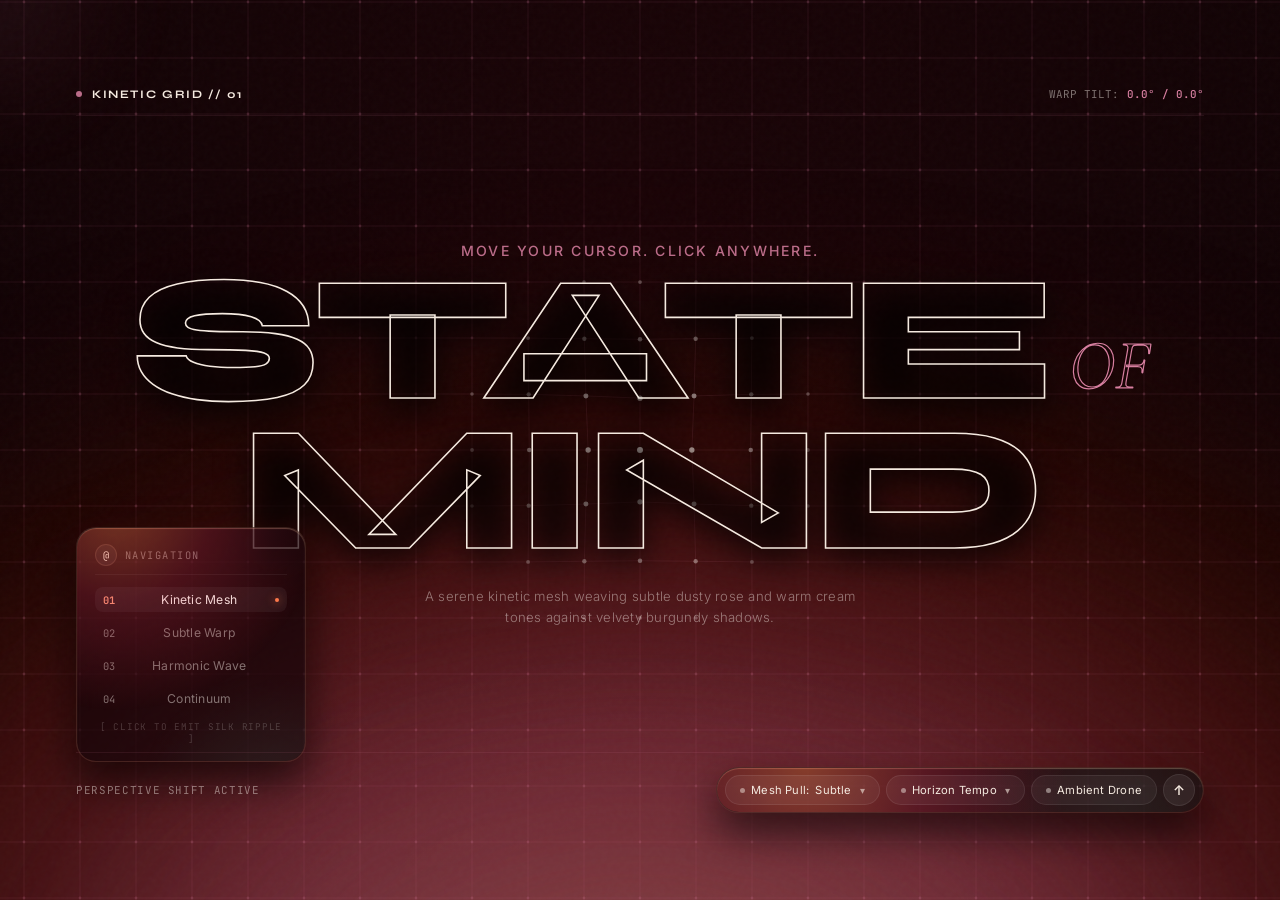
<file: index.html>
<!DOCTYPE html>
<html lang="en">
<head>
  <meta charset="UTF-8" />
  <meta name="viewport" content="width=device-width, initial-scale=1.0" />
  <title>State of Mind | Kinetic Grid</title>
  <link rel="preconnect" href="https://fonts.googleapis.com">
  <link rel="preconnect" href="https://fonts.gstatic.com" crossorigin>
  <!-- Ultra Bold Modern Grotesk & Editorial Fonts -->
  <link href="https://fonts.googleapis.com/css2?family=Cormorant+Garamond:ital,wght@1,400;1,600&family=Inter:wght@300;400;500;600&family=JetBrains+Mono:wght@400;500&family=Syne:wght@700;800;900&display=swap" rel="stylesheet">
  <link rel="stylesheet" href="style.css" />
</head>
<body>
  <!-- Animated Radial Breathing Gradient (Red & Crimson Shades) -->
  <div class="breathing-bg-container">
    <div class="void-base"></div>
    <div class="radial-breathing-arc arc-outer" id="arcOuter"></div>
    <div class="radial-breathing-arc arc-mid" id="arcMid"></div>
    <div class="radial-breathing-arc arc-core" id="arcCore"></div>
    <div class="subtle-grain"></div>
  </div>

  <!-- Interactive Kinetic Warping Grid (Canvas) -->
  <canvas id="kineticGridCanvas"></canvas>

  <!-- Cursor Light Halo -->
  <div class="cursor-glow" id="cursorGlow"></div>

  <!-- 3D Perspective Stage -->
  <main class="perspective-stage" id="stage">
    
    <!-- Editorial Layout Container with Smooth 3D Parallax Movement -->
    <div class="editorial-frame" id="editorialFrame">
      <div class="frame-content">
        
        <!-- Header -->
        <header class="editorial-header">
          <div class="brand-tag">
            <span class="status-pulse"></span>
            <span class="brand-title">KINETIC GRID // 01</span>
          </div>
          <div class="header-nav">
            <span class="meta-label">WARP TILT:</span>
            <span class="meta-val" id="coordsReadout">0.00° / 0.00°</span>
          </div>
        </header>

        <!-- Main Fat Bold Transparent Typography Section -->
        <section class="typography-hero">
          <p class="eyebrow-text">Move your cursor. Click anywhere.</p>
          
          <!-- Big, Fatter, Bolder, Clean Transparent Title -->
          <div class="title-group" id="titleGroup">
            <div class="title-row row-1">
              <span class="word-fat transparent-title">STATE</span>
              <span class="sub-particle">OF</span>
            </div>
            <div class="title-row row-2">
              <span class="word-fat transparent-title">MIND</span>
            </div>
          </div>

          <p class="manifesto-text">
            A serene kinetic mesh weaving subtle dusty rose and warm cream tones against velvety burgundy shadows.
          </p>
        </section>

        <!-- Red-Amber Glowing Frosted Glass Block (Navigation) -->
        <div class="glowing-glass-block catalog-block" id="catalogBlock">
          <div class="block-glow-accent"></div>
          <div class="catalog-header">
            <span class="block-icon">@</span>
            <span class="catalog-heading">Navigation</span>
          </div>
          <ul class="catalog-list">
            <li class="catalog-item active"><span class="num">01</span> <span class="txt">Kinetic Mesh</span><span class="indicator-dot"></span></li>
            <li class="catalog-item"><span class="num">02</span> <span class="txt">Subtle Warp</span><span class="indicator-dot"></span></li>
            <li class="catalog-item"><span class="num">03</span> <span class="txt">Harmonic Wave</span><span class="indicator-dot"></span></li>
            <li class="catalog-item"><span class="num">04</span> <span class="txt">Continuum</span><span class="indicator-dot"></span></li>
          </ul>
          <div class="block-hint">[ CLICK TO EMIT SILK RIPPLE ]</div>
        </div>

        <!-- Footer with Red-Amber Glowing Controls Block -->
        <footer class="editorial-footer">
          <div class="footer-note">
            <span>PERSPECTIVE SHIFT ACTIVE</span>
          </div>
          
          <!-- Red-Amber Glowing Frosted Controls Block -->
          <div class="glowing-glass-block controls-block">
            <div class="block-glow-accent"></div>
            <div class="interactive-controls">
              <button class="pill-btn" id="btnWarpForce">
                <span class="btn-dot"></span> Mesh Pull: <span id="warpModeLabel">Subtle</span> <span class="chevron">▾</span>
              </button>
              <button class="pill-btn" id="btnPulseTempo">
                <span class="btn-dot"></span> Horizon Tempo <span class="chevron">▾</span>
              </button>
              <button class="pill-btn" id="btnAudioMood">
                <span class="btn-dot"></span> Ambient Drone
              </button>
              <button class="pill-btn icon-only" id="btnShockwave" title="Trigger Shockwave">
                <span class="arrow-up">↑</span>
              </button>
            </div>
          </div>
        </footer>

      </div>
    </div>

  </main>

  <script src="app.js"></script>
</body>
</html>
</file>
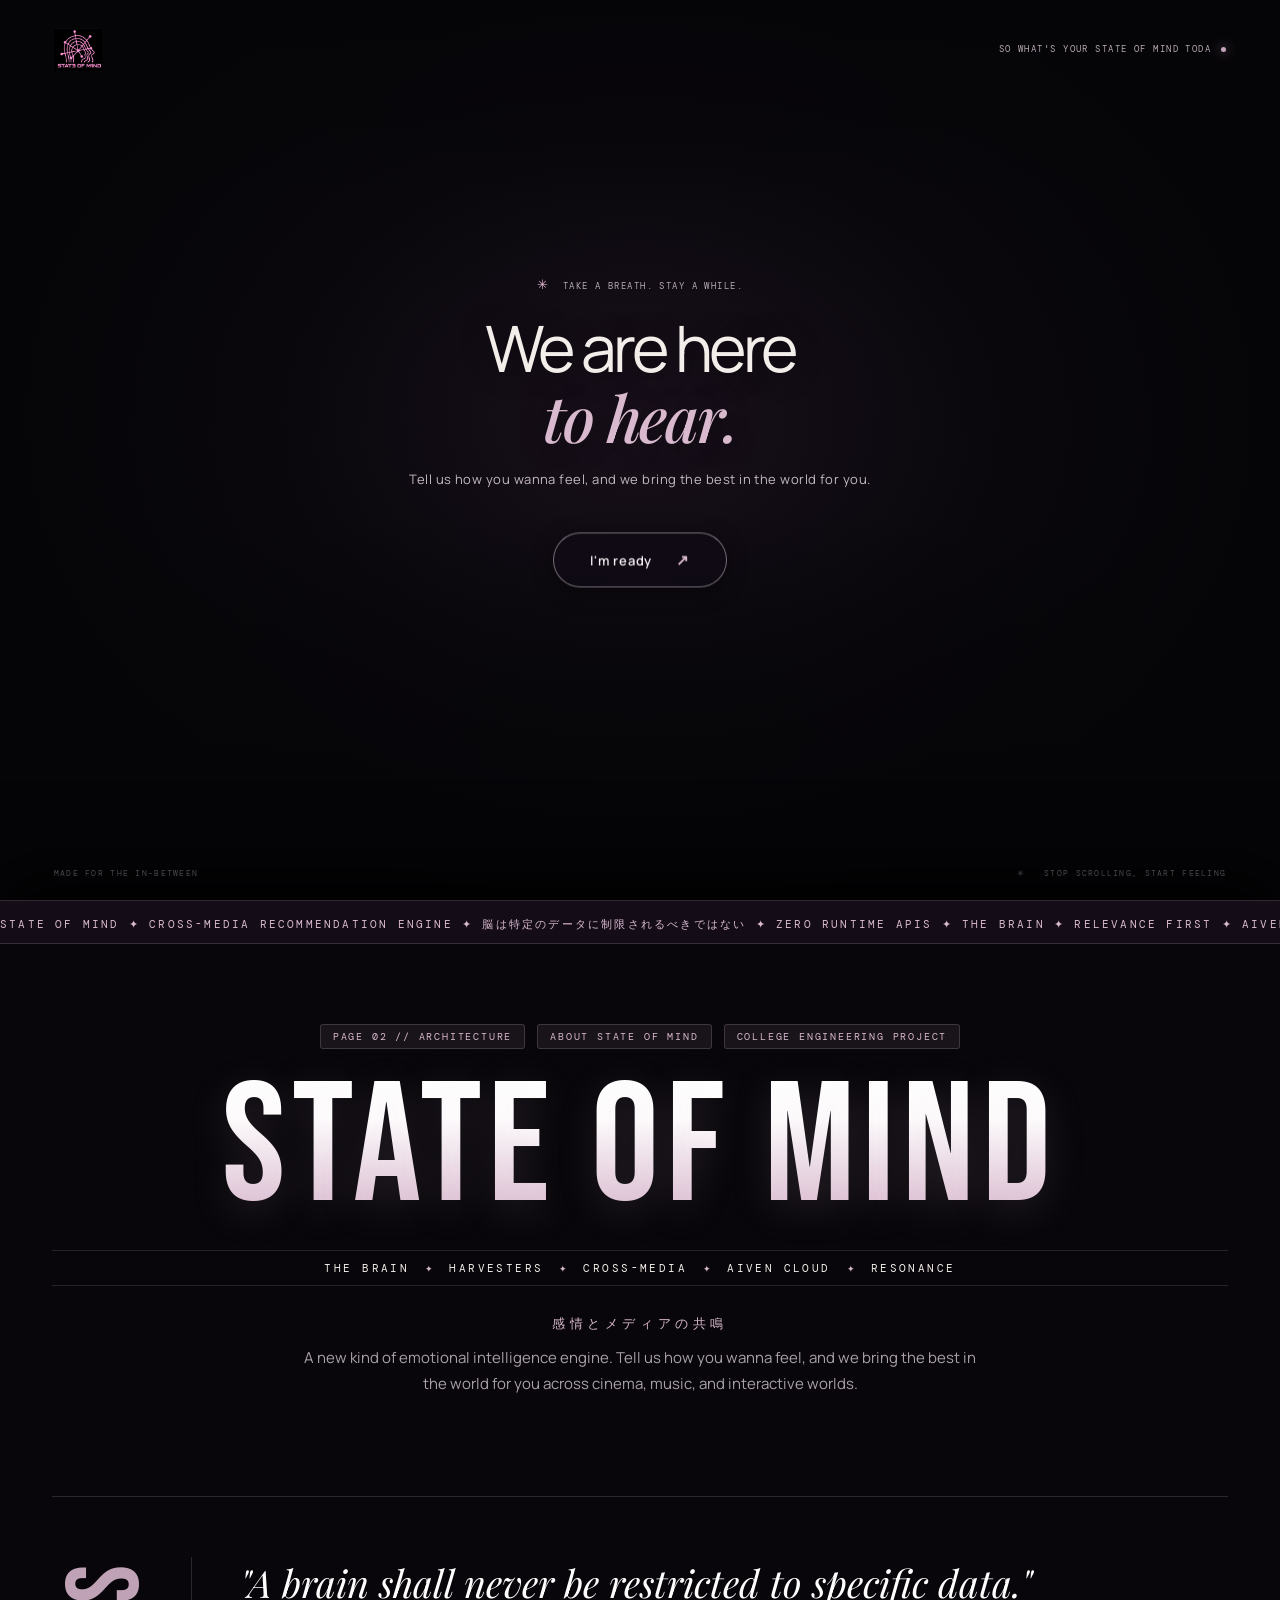
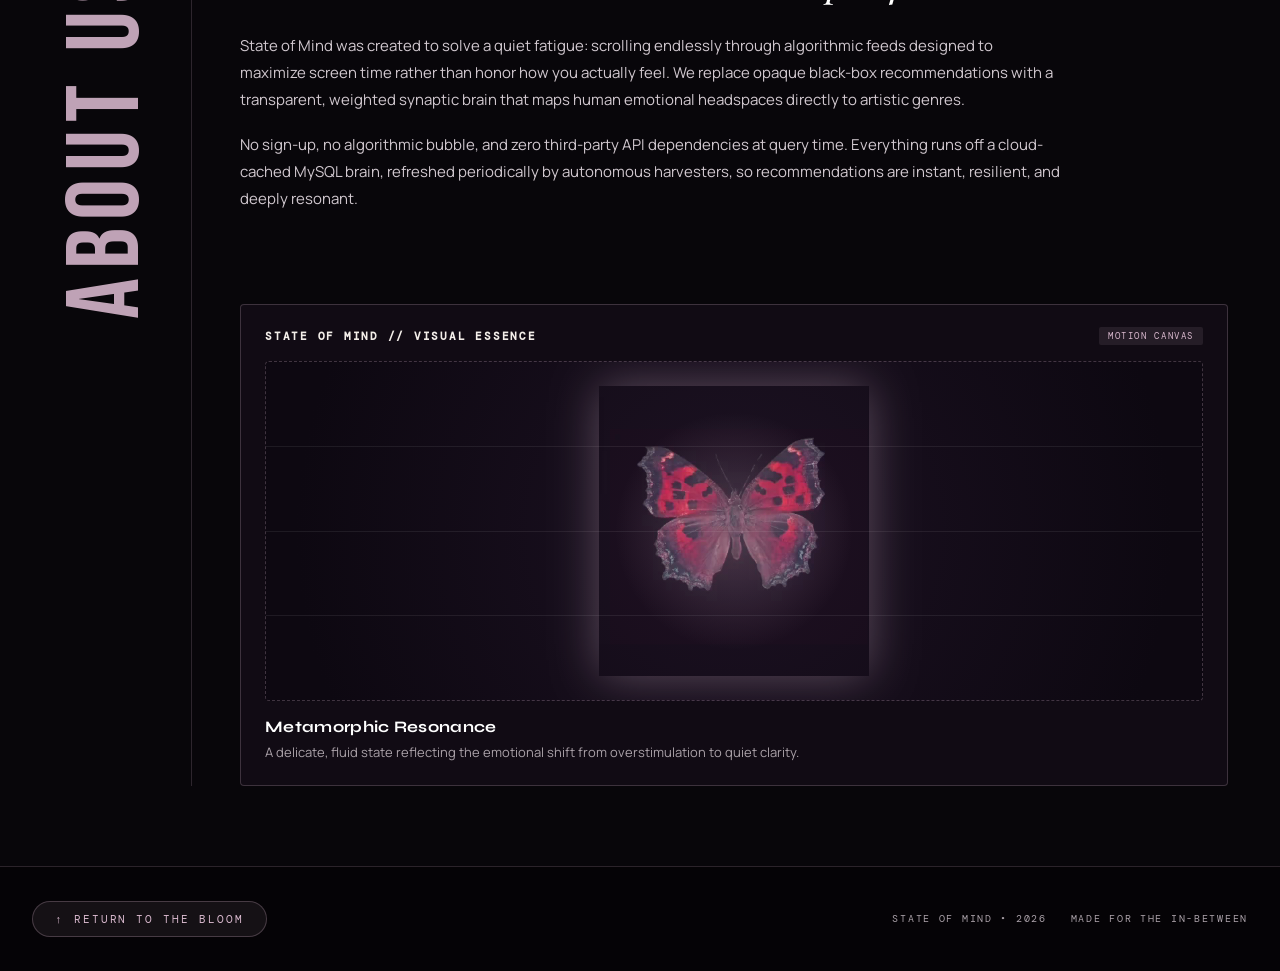
<file: frontend/index.html>
<!doctype html>
<html lang="en">
<head>
<meta charset="utf-8">
<meta name="viewport" content="width=device-width,initial-scale=1">
<meta name="theme-color" content="#050407">
<title>State of Mind — Find your feeling</title>
<link rel="preconnect" href="https://fonts.googleapis.com">
<link rel="preconnect" href="https://fonts.gstatic.com" crossorigin>
<link href="https://fonts.googleapis.com/css2?family=Bebas+Neue&family=DM+Mono:wght@400;500&family=Manrope:wght@300;400;500;600;700;800&family=Playfair+Display:ital,wght@0,500;0,600;1,500&family=Syne:wght@700;800;900&display=swap" rel="stylesheet">
<link rel="stylesheet" href="style.css">
</head>
<body>
<main class="stage" id="stage">
  <div class="ambient"></div>
  <video class="bloom" id="bloom" autoplay loop muted playsinline preload="auto" aria-label="Abstract digital flower blooming">
    <source src="assets/bloom.mp4" type="video/mp4">
  </video>
  <div class="shade"></div>
  <header class="topbar">
    <a class="wordmark" href="#" aria-label="State of Mind home"><img class="wordmark-logo" src="assets/state-of-mind-logo.png" alt=""></a>
    <span class="edition"><span class="edition-text" id="editionText">SO WHAT'S YOUR STATE OF MIND TODAY?</span><i></i></span>
  </header>

  <section class="intro" id="intro">
    <p class="eyebrow"><span class="tiny-star">✳</span> TAKE A BREATH. STAY A WHILE.</p>
    <h1>We are here <br><em>to hear.</em></h1>
    <p class="subline">Tell us how you wanna feel, and we bring the best in the world for you.</p>
    <button class="skip" id="skip">I'm ready <span>↗</span></button>
  </section>

  <section class="mood-area" id="moodArea" aria-hidden="true">
    <div class="mood-heading">
      <h2>We are here to hear.</h2>
      <p class="hint">Tell us how you wanna feel, and we bring the best in the world for you.</p>
    </div>
    <div class="moods" role="group" aria-label="Choose your mood">
      <button class="mood" data-mood="Happy/Excitement" data-display-name="Happy" style="--accent:#f0c3a9;--wash:rgba(240,195,169,.12)">
        <span class="number">01</span><span class="mood-symbol">☼</span><span class="mood-name">Happy</span><span class="mood-note">let it glow</span><span class="arrow">↗</span>
      </button>
      <button class="mood" data-mood="Calm/Serene" data-display-name="Calm" style="--accent:#b5d2c6;--wash:rgba(181,210,198,.12)">
        <span class="number">02</span><span class="mood-symbol">≈</span><span class="mood-name">Calm</span><span class="mood-note">stay in the quiet</span><span class="arrow">↗</span>
      </button>
      <button class="mood" data-mood="Sad/Melancholy" data-display-name="A little low" style="--accent:#b8c5e6;--wash:rgba(184,197,230,.12)">
        <span class="number">03</span><span class="mood-symbol">☾</span><span class="mood-name">A little low</span><span class="mood-note">feel it gently</span><span class="arrow">↗</span>
      </button>
      <button class="mood" data-mood="Anger/Rage" data-display-name="Frustrated" style="--accent:#e4a3a9;--wash:rgba(228,163,169,.12)">
        <span class="number">04</span><span class="mood-symbol">✳</span><span class="mood-name">Frustrated</span><span class="mood-note">let it move through</span><span class="arrow">↗</span>
      </button>
      <button class="mood" data-mood="Confusion/Anxiety" data-display-name="All over the place" style="--accent:#d2b8e5;--wash:rgba(210,184,229,.12)">
        <span class="number">05</span><span class="mood-symbol">⁕</span><span class="mood-name">All over the place</span><span class="mood-note">one thing at a time</span><span class="arrow">↗</span>
      </button>
    </div>
    <p class="footnote">YOUR MOOD IS A MOMENT, NOT YOUR WHOLE STORY.</p>
    <div class="scroll-prompt" id="scrollPrompt" role="button" tabindex="0" aria-label="Scroll to learn about State of Mind">
      <span class="scroll-prompt-text">OR SCROLL TO EXPLORE THE STORY</span>
      <span class="scroll-prompt-arrow">↓</span>
    </div>
  </section>

  <section class="response" id="response" aria-live="polite" aria-hidden="true">
    <button class="back" id="back" aria-label="Go back to mood selection">← all moods</button>
    <div class="response-header">
      <p class="eyebrow">YOUR MOMENT, YOUR WAY</p>
      <h2 id="responseTitle">A little space for you.</h2>
      <p id="responseCopy">A few things to meet you where you are.</p>
      <div class="response-line"><span class="response-dot"></span><span id="responseMood">MOOD SELECTED</span><span class="line"></span><span>STATE OF MIND</span></div>
    </div>
    <div class="recommendations-container" id="recommendationsContainer">
      <!-- Recommendations dynamically loaded here -->
    </div>
  </section>
  <div class="bottom-note"><span>MADE FOR THE IN-BETWEEN</span><span>✳ &nbsp; STOP SCROLLING, START FEELING</span></div>
</main>

<!-- Editorial About Section (Unfolds on scroll) -->
<article class="about-page" id="aboutPage" aria-label="About State of Mind">
  <!-- Top Running Marquee Ribbon -->
  <div class="editorial-ticker">
    <div class="ticker-track">
      <span>STATE OF MIND ✦ CROSS-MEDIA RECOMMENDATION ENGINE ✦ 脳は特定のデータに制限されるべきではない ✦ ZERO RUNTIME APIS ✦ THE BRAIN ✦ RELEVANCE FIRST ✦ AIVEN CLOUD ✦</span>
      <span>STATE OF MIND ✦ CROSS-MEDIA RECOMMENDATION ENGINE ✦ 脳は特定のデータに制限されるべきではない ✦ ZERO RUNTIME APIS ✦ THE BRAIN ✦ RELEVANCE FIRST ✦ AIVEN CLOUD ✦</span>
    </div>
  </div>

  <!-- Section 1: Hero Editorial Header -->
  <header class="about-hero-wrap">
    <div class="about-hero-meta reveal-on-scroll">
      <span class="mono-badge">PAGE 02 // ARCHITECTURE</span>
      <span class="mono-badge">ABOUT STATE OF MIND</span>
      <span class="mono-badge">COLLEGE ENGINEERING PROJECT</span>
    </div>

    <h1 class="about-giant-title reveal-on-scroll delay-1">STATE OF MIND</h1>

    <div class="about-ribbon reveal-on-scroll delay-2">
      <span class="ribbon-item">THE BRAIN</span><i>✦</i>
      <span class="ribbon-item">HARVESTERS</span><i>✦</i>
      <span class="ribbon-item">CROSS-MEDIA</span><i>✦</i>
      <span class="ribbon-item">AIVEN CLOUD</span><i>✦</i>
      <span class="ribbon-item">RESONANCE</span>
    </div>

    <div class="about-hero-subline reveal-on-scroll delay-3">
      <span class="kanji-accent">感情とメディアの共鳴</span>
      <p class="subline-text">
        A new kind of emotional intelligence engine. Tell us how you wanna feel, and we bring the best in the world for you across cinema, music, and interactive worlds.
      </p>
    </div>
  </header>

  <!-- Section 2: Narrative & Vertical "ABOUT US" Layout -->
  <section class="about-narrative-section">
    <div class="about-narrative-container">
      <!-- Giant Rotated Vertical Heading Column -->
      <div class="vertical-title-col reveal-on-scroll">
        <div class="vertical-text-wrap">
          <span class="vertical-title">ABOUT US</span>
        </div>
      </div>

      <!-- Narrative & Feature Slots Column -->
      <div class="narrative-content-col">
        <div class="narrative-copy-block">
          <p class="lead-quote reveal-on-scroll">
            "A brain shall never be restricted to specific data."
          </p>
          <p class="story-para reveal-on-scroll delay-1">
            State of Mind was created to solve a quiet fatigue: scrolling endlessly through algorithmic feeds designed to maximize screen time rather than honor how you actually feel. We replace opaque black-box recommendations with a transparent, weighted synaptic brain that maps human emotional headspaces directly to artistic genres.
          </p>
          <p class="story-para reveal-on-scroll delay-2">
            No sign-up, no algorithmic bubble, and zero third-party API dependencies at query time. Everything runs off a cloud-cached MySQL brain, refreshed periodically by autonomous harvesters, so recommendations are instant, resilient, and deeply resonant.
          </p>
        </div>

        <!-- Butterfly Animation Showcase (Spanning collective width of previous slots) -->
        <div class="butterfly-showcase-box reveal-on-scroll delay-3" aria-label="Butterfly motion canvas">
          <div class="butterfly-badge-bar">
            <span class="butterfly-tag-left">STATE OF MIND // VISUAL ESSENCE</span>
            <span class="butterfly-tag-right">MOTION CANVAS</span>
          </div>
          <div class="butterfly-canvas">
            <div class="butterfly-ambient-glow"></div>
            <video class="butterfly-video" autoplay loop muted playsinline preload="auto" aria-label="Butterfly animation">
              <source src="assets/butterfly.webm" type="video/webm">
            </video>
            <div class="butterfly-wireframe-lines">
              <span></span><span></span><span></span>
            </div>
          </div>
          <div class="butterfly-caption">
            <span class="butterfly-title">Metamorphic Resonance</span>
            <span class="butterfly-desc">A delicate, fluid state reflecting the emotional shift from overstimulation to quiet clarity.</span>
          </div>
        </div>
      </div>
    </div>
  </section>

  <!-- Editorial Footer & Back To Bloom -->
  <footer class="about-footer-block reveal-on-scroll">
    <div class="footer-inner">
      <a href="#stage" class="scroll-top-btn" id="scrollTopBtn">
        <span>↑</span> RETURN TO THE BLOOM
      </a>
      <div class="footer-meta-right">
        <span>STATE OF MIND • 2026</span>
        <span>MADE FOR THE IN-BETWEEN</span>
      </div>
    </div>
  </footer>
</article>
<script src="script.js"></script>
</body>
</html>
</file>
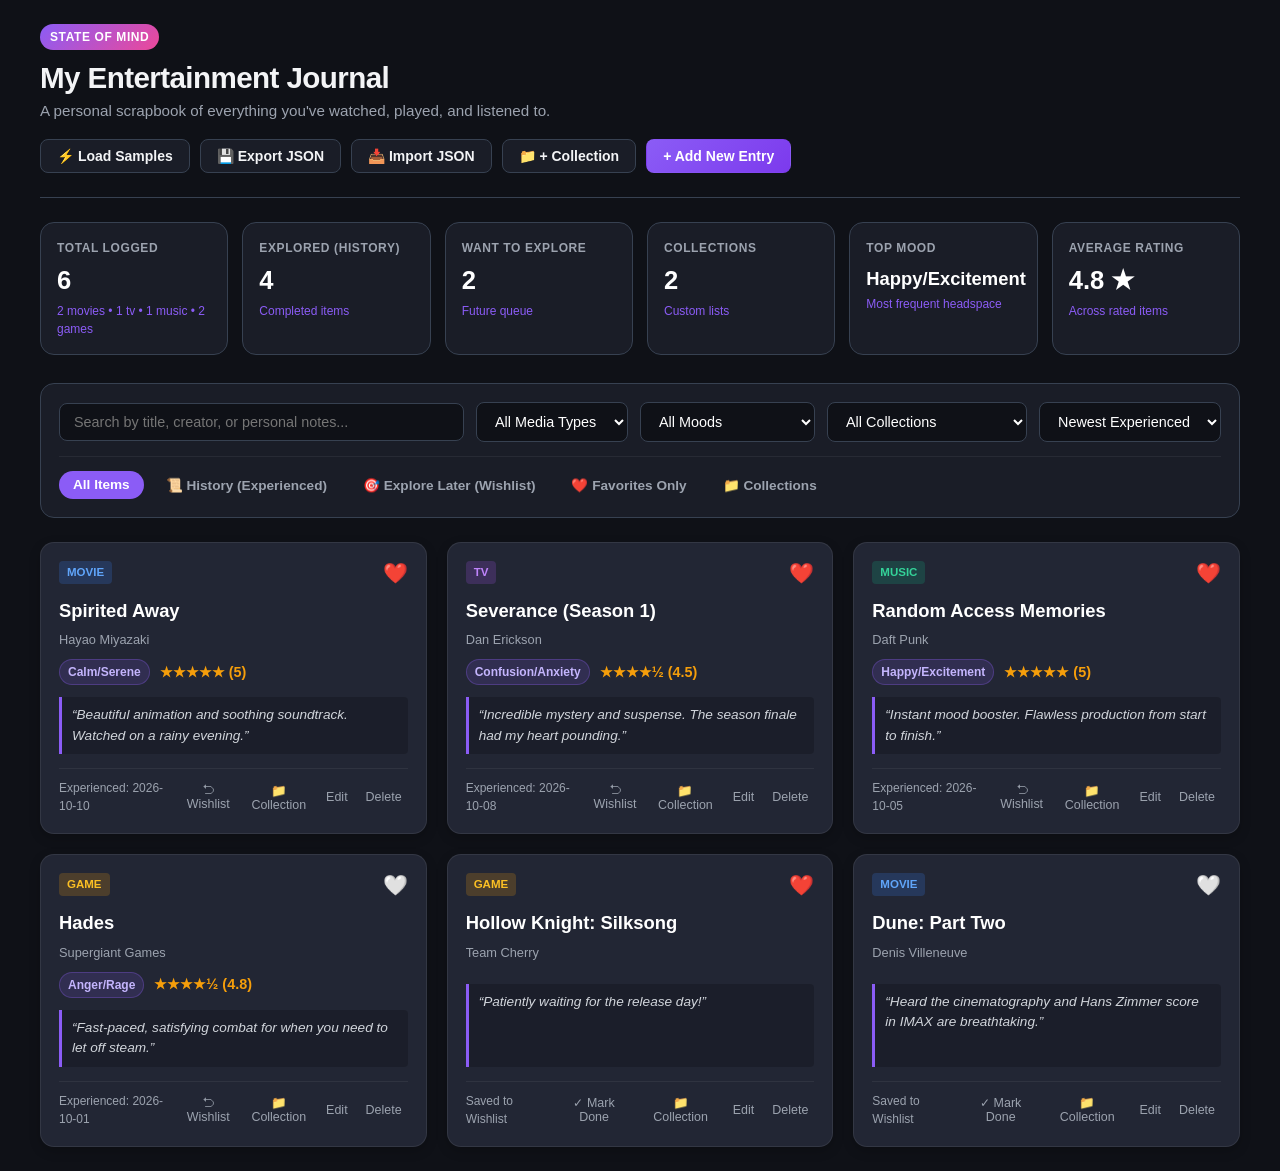
<file: journal/index.html>
<!DOCTYPE html>
<html lang="en">
<head>
  <meta charset="UTF-8" />
  <meta name="viewport" content="width=device-width, initial-scale=1.0" />
  <title>State of Mind — My Journal</title>
  <link rel="stylesheet" href="style.css" />
</head>
<body>
  <div class="app-container">
    <!-- Header -->
    <header class="app-header">
      <div class="header-title">
        <span class="brand-badge">State of Mind</span>
        <h1>My Entertainment Journal</h1>
        <p>A personal scrapbook of everything you've watched, played, and listened to.</p>
      </div>
      <div class="header-actions">
        <button id="btn-sample-data" class="btn btn-secondary">⚡ Load Samples</button>
        <button id="btn-export-json" class="btn btn-secondary">💾 Export JSON</button>
        <button id="btn-import-json" class="btn btn-secondary">📥 Import JSON</button>
        <button id="btn-new-collection" class="btn btn-secondary">📁 + Collection</button>
        <button id="btn-new-entry" class="btn btn-primary">+ Add New Entry</button>
      </div>
    </header>

    <!-- Hidden file input for import -->
    <input type="file" id="file-import-input" accept=".json" style="display: none;" />

    <!-- Stats Ribbon -->
    <section class="stats-grid">
      <div class="stat-card">
        <span class="stat-label">Total Logged</span>
        <span class="stat-value" id="stat-total">0</span>
        <span class="stat-subtext" id="stat-media-breakdown">0 movies • 0 music • 0 games</span>
      </div>
      <div class="stat-card">
        <span class="stat-label">Explored (History)</span>
        <span class="stat-value" id="stat-history">0</span>
        <span class="stat-subtext">Completed items</span>
      </div>
      <div class="stat-card">
        <span class="stat-label">Want to Explore</span>
        <span class="stat-value" id="stat-wishlist">0</span>
        <span class="stat-subtext">Future queue</span>
      </div>
      <div class="stat-card">
        <span class="stat-label">Collections</span>
        <span class="stat-value" id="stat-collections">0</span>
        <span class="stat-subtext">Custom lists</span>
      </div>
      <div class="stat-card">
        <span class="stat-label">Top Mood</span>
        <span class="stat-value" id="stat-top-mood" style="font-size: 1.15rem; margin-top: 8px;">—</span>
        <span class="stat-subtext">Most frequent headspace</span>
      </div>
      <div class="stat-card">
        <span class="stat-label">Average Rating</span>
        <span class="stat-value" id="stat-avg-rating">—</span>
        <span class="stat-subtext">Across rated items</span>
      </div>
    </section>

    <!-- Search & Filter Controls -->
    <section class="controls-card" id="controls-section">
      <div class="controls-row">
        <div class="search-input-wrapper">
          <input
            type="text"
            id="search-input"
            class="search-input"
            placeholder="Search by title, creator, or personal notes..."
          />
        </div>
        <select id="filter-media" class="filter-select">
          <option value="all">All Media Types</option>
          <option value="movie">Movies</option>
          <option value="tv">TV Shows</option>
          <option value="music">Music</option>
          <option value="game">Games</option>
        </select>
        <select id="filter-mood" class="filter-select">
          <option value="all">All Moods</option>
          <option value="Happy/Excitement">Happy / Excitement</option>
          <option value="Calm/Serene">Calm / Serene</option>
          <option value="Sad/Melancholy">Sad / Melancholy</option>
          <option value="Anger/Rage">Anger / Rage</option>
          <option value="Confusion/Anxiety">Confusion / Anxiety</option>
        </select>
        <select id="filter-collection" class="filter-select">
          <option value="all">All Collections</option>
        </select>
        <select id="filter-sort" class="filter-select">
          <option value="dateExperienced:desc">Newest Experienced</option>
          <option value="dateExperienced:asc">Oldest Experienced</option>
          <option value="rating:desc">Highest Rated</option>
          <option value="title:asc">Title (A-Z)</option>
          <option value="createdAt:desc">Recently Added</option>
        </select>
      </div>

      <!-- View Tabs -->
      <div class="tabs-bar">
        <button class="tab-btn active" data-status="all">All Items</button>
        <button class="tab-btn" data-status="experienced">📜 History (Experienced)</button>
        <button class="tab-btn" data-status="wishlist">🎯 Explore Later (Wishlist)</button>
        <button class="tab-btn" data-status="favorites">❤️ Favorites Only</button>
        <button class="tab-btn" data-status="collections">📁 Collections</button>
      </div>
    </section>

    <!-- Journal Cards Scrapbook Grid -->
    <main id="journal-grid" class="scrapbook-grid">
      <!-- Injected by JavaScript -->
    </main>
  </div>

  <!-- Add / Edit Entry Modal -->
  <div id="entry-modal" class="modal-overlay">
    <div class="modal-content">
      <div class="modal-header">
        <h2 id="modal-title">Record New Memory</h2>
        <button id="modal-close-btn" class="close-btn">&times;</button>
      </div>
      <form id="entry-form">
        <input type="hidden" id="entry-id" />

        <div class="form-group">
          <label for="form-title">Title *</label>
          <input type="text" id="form-title" class="form-control" required placeholder="e.g. Spirited Away, Elden Ring, Daft Punk" />
        </div>

        <div class="form-row">
          <div class="form-group">
            <label for="form-media-type">Media Type *</label>
            <select id="form-media-type" class="form-control" required>
              <option value="movie">Movie</option>
              <option value="tv">TV Show</option>
              <option value="music">Music</option>
              <option value="game">Game</option>
            </select>
          </div>
          <div class="form-group">
            <label for="form-status">Status</label>
            <select id="form-status" class="form-control">
              <option value="experienced">Experienced (Log to History)</option>
              <option value="wishlist">Want to Explore Later</option>
            </select>
          </div>
        </div>

        <div class="form-row">
          <div class="form-group">
            <label for="form-mood">Mood (Headspace)</label>
            <select id="form-mood" class="form-control">
              <option value="">No Mood Selected</option>
              <option value="Happy/Excitement">Happy / Excitement</option>
              <option value="Calm/Serene">Calm / Serene</option>
              <option value="Sad/Melancholy">Sad / Melancholy</option>
              <option value="Anger/Rage">Anger / Rage</option>
              <option value="Confusion/Anxiety">Confusion / Anxiety</option>
            </select>
          </div>
          <div class="form-group">
            <label for="form-rating">Rating (0 - 5 Stars)</label>
            <input type="number" id="form-rating" class="form-control" min="0" max="5" step="0.5" placeholder="e.g. 4.5" />
          </div>
        </div>

        <div class="form-row">
          <div class="form-group">
            <label for="form-date">Date Experienced</label>
            <input type="date" id="form-date" class="form-control" />
          </div>
          <div class="form-group">
            <label for="form-creator">Creator / Artist (Optional)</label>
            <input type="text" id="form-creator" class="form-control" placeholder="e.g. Director, Band, Developer" />
          </div>
        </div>

        <div class="form-group">
          <label for="form-notes">Personal Reflections & Notes</label>
          <textarea id="form-notes" class="form-control" placeholder="Write your thoughts, memorable scenes, lyrics, or reflections..."></textarea>
        </div>

        <div class="form-group">
          <label class="checkbox-label">
            <input type="checkbox" id="form-favorite" />
            <span>Mark as Favorite ❤️</span>
          </label>
        </div>

        <div class="form-group">
          <label>Assign to Custom Collections (Optional)</label>
          <div id="form-collections-list" class="checkbox-list">
            <!-- Injected dynamically -->
          </div>
        </div>

        <div class="modal-footer">
          <button type="button" id="btn-cancel-modal" class="btn btn-ghost">Cancel</button>
          <button type="submit" class="btn btn-primary">Save Entry</button>
        </div>
      </form>
    </div>
  </div>

  <!-- Create / Rename Collection Modal -->
  <div id="collection-modal" class="modal-overlay">
    <div class="modal-content">
      <div class="modal-header">
        <h2 id="collection-modal-title">Create New Collection</h2>
        <button id="collection-modal-close-btn" class="close-btn">&times;</button>
      </div>
      <form id="collection-form">
        <input type="hidden" id="collection-id" />

        <div class="form-group">
          <label for="collection-name">Collection Name *</label>
          <input type="text" id="collection-name" class="form-control" required placeholder="e.g. Spooky Night, Chill Sunday, Road Trip Beats" />
        </div>

        <div class="form-group">
          <label for="collection-description">Description (Optional)</label>
          <textarea id="collection-description" class="form-control" placeholder="What is the mood, theme, or intention for this collection?"></textarea>
        </div>

        <div class="modal-footer">
          <button type="button" id="btn-cancel-collection-modal" class="btn btn-ghost">Cancel</button>
          <button type="submit" class="btn btn-primary">Save Collection</button>
        </div>
      </form>
    </div>
  </div>

  <!-- Manage Item Collections Modal -->
  <div id="item-collections-modal" class="modal-overlay">
    <div class="modal-content">
      <div class="modal-header">
        <h2 id="item-collections-title">Manage Collections</h2>
        <button id="item-collections-close-btn" class="close-btn">&times;</button>
      </div>
      <form id="item-collections-form">
        <input type="hidden" id="target-item-id" />
        <p id="target-item-info" style="color: var(--text-muted); margin-bottom: 14px; font-size: 0.95rem;"></p>
        <div class="form-group">
          <label>Include in Collections:</label>
          <div id="item-collections-checklist" class="checkbox-list">
            <!-- Populated dynamically -->
          </div>
        </div>
        <div class="modal-footer">
          <button type="button" id="btn-cancel-item-collections" class="btn btn-ghost">Cancel</button>
          <button type="submit" class="btn btn-primary">Save Changes</button>
        </div>
      </form>
    </div>
  </div>

  <!-- Load Core Journal Service -->
  <script src="journal.js"></script>

  <!-- Harness Controller -->
  <script>
    (async function () {
      // --- LOADING OVERLAY (shown during async backend init/sync) ---
      const loadingOverlay = document.createElement('div');
      loadingOverlay.id = 'loading-overlay';
      loadingOverlay.innerHTML = '<div class="loading-spinner"><p>Connecting to your journal…</p></div>';
      loadingOverlay.style.cssText = [
        'position:fixed;inset:0;background:rgba(15,15,25,0.82);',
        'display:flex;align-items:center;justify-content:center;z-index:9999;',
        'color:#e2e8f0;font-size:1.1rem;letter-spacing:.03em;'
      ].join('');
      document.body.appendChild(loadingOverlay);

      // Initialize — awaiting so the grid renders AFTER sync completes
      try {
        await Journal.init({ seedIfEmpty: true });
      } catch (e) {
        console.warn('[UI] Journal init error (continuing in offline mode):', e);
      } finally {
        loadingOverlay.remove();
      }

      // State for search, filter & collections
      let currentFilterStatus = 'all'; // 'all', 'experienced', 'wishlist', 'favorites', 'collections'
      let activeCollectionId = null;

      // DOM Elements
      const grid = document.getElementById('journal-grid');
      const searchInput = document.getElementById('search-input');
      const filterMedia = document.getElementById('filter-media');
      const filterMood = document.getElementById('filter-mood');
      const filterCollection = document.getElementById('filter-collection');
      const filterSort = document.getElementById('filter-sort');
      const tabButtons = document.querySelectorAll('.tab-btn');
      const controlsSection = document.getElementById('controls-section');

      // Stats Elements
      const statTotal = document.getElementById('stat-total');
      const statMediaBreakdown = document.getElementById('stat-media-breakdown');
      const statHistory = document.getElementById('stat-history');
      const statWishlist = document.getElementById('stat-wishlist');
      const statCollections = document.getElementById('stat-collections');
      const statTopMood = document.getElementById('stat-top-mood');
      const statAvgRating = document.getElementById('stat-avg-rating');

      // Entry Modal Elements
      const modal = document.getElementById('entry-modal');
      const modalTitle = document.getElementById('modal-title');
      const entryForm = document.getElementById('entry-form');
      const entryId = document.getElementById('entry-id');
      const formTitle = document.getElementById('form-title');
      const formMediaType = document.getElementById('form-media-type');
      const formStatus = document.getElementById('form-status');
      const formMood = document.getElementById('form-mood');
      const formRating = document.getElementById('form-rating');
      const formDate = document.getElementById('form-date');
      const formCreator = document.getElementById('form-creator');
      const formNotes = document.getElementById('form-notes');
      const formFavorite = document.getElementById('form-favorite');
      const formCollectionsList = document.getElementById('form-collections-list');
      const btnNewEntry = document.getElementById('btn-new-entry');
      const btnCloseModal = document.getElementById('modal-close-btn');
      const btnCancelModal = document.getElementById('btn-cancel-modal');

      // Collection Modal Elements
      const collectionModal = document.getElementById('collection-modal');
      const collectionModalTitle = document.getElementById('collection-modal-title');
      const collectionForm = document.getElementById('collection-form');
      const collectionId = document.getElementById('collection-id');
      const collectionName = document.getElementById('collection-name');
      const collectionDescription = document.getElementById('collection-description');
      const btnNewCollection = document.getElementById('btn-new-collection');
      const btnCloseColModal = document.getElementById('collection-modal-close-btn');
      const btnCancelColModal = document.getElementById('btn-cancel-collection-modal');

      // Item Collections Modal Elements
      const itemColsModal = document.getElementById('item-collections-modal');
      const itemColsForm = document.getElementById('item-collections-form');
      const targetItemId = document.getElementById('target-item-id');
      const targetItemInfo = document.getElementById('target-item-info');
      const itemColsChecklist = document.getElementById('item-collections-checklist');
      const btnCloseItemCols = document.getElementById('item-collections-close-btn');
      const btnCancelItemCols = document.getElementById('btn-cancel-item-collections');

      // Quick Action Buttons
      const btnSampleData = document.getElementById('btn-sample-data');
      const btnExport = document.getElementById('btn-export-json');
      const btnImport = document.getElementById('btn-import-json');
      const fileImportInput = document.getElementById('file-import-input');

      // --- RENDER FUNCTIONS ---
      function updateStats() {
        const stats = Journal.getStats();
        statTotal.textContent = stats.total;
        statHistory.textContent = stats.experiencedCount;
        statWishlist.textContent = stats.wishlistCount;
        statCollections.textContent = stats.collectionsCount || 0;
        statTopMood.textContent = stats.topMood || 'None yet';
        statAvgRating.textContent = stats.averageRating ? `${stats.averageRating} ★` : '—';
        statMediaBreakdown.textContent = `${stats.byMediaType.movie} movies • ${stats.byMediaType.tv} tv • ${stats.byMediaType.music} music • ${stats.byMediaType.game} games`;
      }

      function updateCollectionFilterDropdown() {
        const currentVal = filterCollection.value;
        const collections = Journal.getAllCollections();
        filterCollection.innerHTML = '<option value="all">All Collections</option>';
        collections.forEach((col) => {
          const opt = document.createElement('option');
          opt.value = col.id;
          opt.textContent = `📁 ${col.name} (${col.itemIds.length})`;
          filterCollection.appendChild(opt);
        });
        if (collections.some((c) => c.id === currentVal)) {
          filterCollection.value = currentVal;
        } else {
          filterCollection.value = 'all';
        }
      }

      function renderEntries() {
        updateCollectionFilterDropdown();

        if (currentFilterStatus === 'collections') {
          controlsSection.style.display = 'none';
          if (activeCollectionId) {
            renderCollectionDetail(activeCollectionId);
          } else {
            renderCollectionsList();
          }
          return;
        }

        controlsSection.style.display = 'block';

        const [sortBy, sortOrder] = filterSort.value.split(':');
        const criteria = {
          query: searchInput.value,
          mediaType: filterMedia.value,
          mood: filterMood.value,
          sortBy,
          sortOrder
        };

        if (currentFilterStatus === 'favorites') {
          criteria.isFavorite = true;
        } else if (currentFilterStatus !== 'all') {
          criteria.status = currentFilterStatus;
        }

        let entries = Journal.filterEntries(criteria);

        // Filter by selected collection if specified
        if (filterCollection.value !== 'all') {
          const selectedCol = Journal.getCollection(filterCollection.value);
          if (selectedCol) {
            entries = entries.filter((item) => selectedCol.itemIds.includes(item.id));
          }
        }

        grid.innerHTML = '';

        if (entries.length === 0) {
          grid.innerHTML = `
            <div class="empty-state">
              <h3>No journal entries found</h3>
              <p>Try adjusting your search filters or click "+ Add New Entry" to log a memory!</p>
            </div>
          `;
          return;
        }

        renderCardsIntoGrid(entries, false);
      }

      function renderCardsIntoGrid(entries, isInCollectionDetail = false) {
        grid.innerHTML = '';
        entries.forEach((item) => {
          const card = document.createElement('article');
          card.className = 'journal-card';

          const creatorText = item.metadata && item.metadata.creator ? item.metadata.creator : '';
          const moodBadge = item.mood ? `<span class="mood-badge">${item.mood}</span>` : '';
          const stars = item.rating
            ? `<span class="rating-stars">${'★'.repeat(Math.floor(item.rating))}${item.rating % 1 !== 0 ? '½' : ''} (${item.rating})</span>`
            : '';
          const notesBlock = item.notes ? `<div class="card-notes">“${escapeHtml(item.notes)}”</div>` : '';
          const dateLabel = item.dateExperienced ? `Experienced: ${item.dateExperienced}` : 'Saved to Wishlist';

          // Collections chips
          const itemCols = Journal.getCollectionsForItem(item.id);
          const colsHtml = itemCols.length > 0
            ? `<div class="card-collections">${itemCols.map((c) => `<span class="collection-chip">📁 ${escapeHtml(c.name)}</span>`).join('')}</div>`
            : '';

          const collectionActionBtn = isInCollectionDetail
            ? `<button class="card-action-btn delete" data-action="remove-from-active-collection" data-id="${item.id}" title="Remove from this collection">⨉ Remove</button>`
            : `<button class="card-action-btn" data-action="manage-item-collections" data-id="${item.id}">📁 Collection</button>`;

          card.innerHTML = `
            <div class="card-top">
              <span class="media-tag ${item.mediaType}">${item.mediaType}</span>
              <button class="fav-btn ${item.isFavorite ? 'is-fav' : ''}" data-id="${item.id}" title="Toggle Favorite">
                ${item.isFavorite ? '❤️' : '🤍'}
              </button>
            </div>
            <h3 class="card-title">${escapeHtml(item.title)}</h3>
            ${creatorText ? `<div class="card-creator">${escapeHtml(creatorText)}</div>` : ''}
            <div class="card-mood-rating">
              ${moodBadge}
              ${stars}
            </div>
            ${colsHtml}
            ${notesBlock}
            <div class="card-footer">
              <span>${dateLabel}</span>
              <div class="card-actions">
                <button class="card-action-btn" data-action="toggle-status" data-id="${item.id}">
                  ${item.status === 'wishlist' ? '✓ Mark Done' : '⮌ Wishlist'}
                </button>
                ${collectionActionBtn}
                <button class="card-action-btn" data-action="edit" data-id="${item.id}">Edit</button>
                <button class="card-action-btn delete" data-action="delete" data-id="${item.id}">Delete</button>
              </div>
            </div>
          `;
          grid.appendChild(card);
        });
      }

      function renderCollectionsList() {
        const collections = Journal.getAllCollections();
        grid.innerHTML = '';

        const header = document.createElement('div');
        header.className = 'collections-header-bar';
        header.style.gridColumn = '1 / -1';
        header.innerHTML = `
          <div class="collections-header-info">
            <h2>📁 Custom Collections (${collections.length})</h2>
            <p>Curate themed scrapbooks across Movies, TV Shows, Music, and Games.</p>
          </div>
          <div class="collections-header-actions">
            <button class="btn btn-primary" id="btn-create-col-inline">+ Create Collection</button>
          </div>
        `;
        grid.appendChild(header);

        document.getElementById('btn-create-col-inline').addEventListener('click', () => openCollectionModal());

        if (collections.length === 0) {
          const empty = document.createElement('div');
          empty.className = 'empty-state';
          empty.innerHTML = `
            <h3>No Custom Collections Yet</h3>
            <p>Create custom themed collections (e.g. "Spooky Night Marathon", "Chill Beats", "Favorite Sci-Fi") to organize your entertainment!</p>
          `;
          grid.appendChild(empty);
          return;
        }

        collections.forEach((col) => {
          const colItems = Journal.getCollectionItems(col.id);
          const mediaCounts = { movie: 0, tv: 0, music: 0, game: 0 };
          colItems.forEach((i) => {
            if (mediaCounts[i.mediaType] !== undefined) mediaCounts[i.mediaType]++;
          });

          const breakdown = [];
          if (mediaCounts.movie) breakdown.push(`${mediaCounts.movie} movie${mediaCounts.movie > 1 ? 's' : ''}`);
          if (mediaCounts.tv) breakdown.push(`${mediaCounts.tv} TV`);
          if (mediaCounts.music) breakdown.push(`${mediaCounts.music} music`);
          if (mediaCounts.game) breakdown.push(`${mediaCounts.game} game${mediaCounts.game > 1 ? 's' : ''}`);
          const breakdownText = breakdown.length > 0 ? breakdown.join(' • ') : 'Empty collection';

          const card = document.createElement('article');
          card.className = 'collection-card';
          card.innerHTML = `
            <div>
              <div class="collection-card-top">
                <span class="media-tag" style="background: rgba(139, 92, 246, 0.2); color: #c4b5fd;">COLLECTION</span>
                <span class="collection-count-badge">${col.itemIds.length} item${col.itemIds.length === 1 ? '' : 's'}</span>
              </div>
              <h3 class="collection-card-title">${escapeHtml(col.name)}</h3>
              <p class="collection-card-desc">${escapeHtml(col.description || 'No description provided.')}</p>
              <div style="font-size: 0.8rem; color: var(--text-muted); margin-bottom: 14px;">${breakdownText}</div>
            </div>
            <div class="collection-card-footer">
              <button class="btn btn-primary" style="padding: 6px 14px; font-size: 0.85rem;" data-action="open-collection" data-col-id="${col.id}">📂 Open Collection</button>
              <div class="collection-card-actions">
                <button class="card-action-btn" data-action="rename-collection" data-col-id="${col.id}">Rename</button>
                <button class="card-action-btn delete" data-action="delete-collection" data-col-id="${col.id}">Delete</button>
              </div>
            </div>
          `;
          grid.appendChild(card);
        });
      }

      function renderCollectionDetail(colId) {
        const col = Journal.getCollection(colId);
        if (!col) {
          activeCollectionId = null;
          renderCollectionsList();
          return;
        }

        const items = Journal.getCollectionItems(colId);
        grid.innerHTML = '';

        const header = document.createElement('div');
        header.className = 'collections-header-bar';
        header.style.gridColumn = '1 / -1';
        header.innerHTML = `
          <div class="collections-header-info">
            <h2>
              <button class="btn btn-ghost" id="btn-back-collections" style="padding: 4px 10px; font-size: 0.85rem;">← Back</button>
              <span>📁 ${escapeHtml(col.name)}</span>
              <span class="collection-count-badge">${items.length} item${items.length === 1 ? '' : 's'}</span>
            </h2>
            <p>${escapeHtml(col.description || 'Custom collection')}</p>
          </div>
          <div class="collections-header-actions">
            <button class="btn btn-secondary" id="btn-rename-active-col">✏️ Rename</button>
            <button class="btn btn-secondary delete" id="btn-delete-active-col">🗑️ Delete</button>
          </div>
        `;
        grid.appendChild(header);

        document.getElementById('btn-back-collections').addEventListener('click', () => {
          activeCollectionId = null;
          renderCollectionsList();
        });

        document.getElementById('btn-rename-active-col').addEventListener('click', () => {
          openCollectionModal(col);
        });

        document.getElementById('btn-delete-active-col').addEventListener('click', async () => {
          if (confirm(`Delete the collection "${col.name}"? (Entries in your journal will remain intact)`)) {
            await Journal.deleteCollection(col.id);
            activeCollectionId = null;
            renderCollectionsList();
          }
        });

        if (items.length === 0) {
          const empty = document.createElement('div');
          empty.className = 'empty-state';
          empty.innerHTML = `
            <h3>This collection has no items yet</h3>
            <p>Browse your entries in "All Items", "History", or "Explore Later" and click "📁 Collection" on any card to add items here!</p>
          `;
          grid.appendChild(empty);
          return;
        }

        renderCardsIntoGrid(items, true);
      }

      function escapeHtml(str) {
        if (!str) return '';
        return str.replace(/[&<>"']/g, function (m) {
          return { '&': '&amp;', '<': '&lt;', '>': '&gt;', '"': '&quot;', "'": '&#39;' }[m];
        });
      }

      // --- ENTRY MODAL CONTROLS ---
      function openModal(entryToEdit = null) {
        entryForm.reset();
        const allCollections = Journal.getAllCollections();
        formCollectionsList.innerHTML = '';

        if (allCollections.length === 0) {
          formCollectionsList.innerHTML = '<span style="color: var(--text-muted); font-size: 0.85rem;">No collections created yet.</span>';
        } else {
          const assignedColIds = entryToEdit ? Journal.getCollectionsForItem(entryToEdit.id).map((c) => c.id) : [];
          allCollections.forEach((col) => {
            const label = document.createElement('label');
            label.className = 'checkbox-item';
            const isChecked = assignedColIds.includes(col.id) ? 'checked' : '';
            label.innerHTML = `
              <input type="checkbox" name="entry-collections" value="${col.id}" ${isChecked} />
              <span>📁 ${escapeHtml(col.name)}</span>
            `;
            formCollectionsList.appendChild(label);
          });
        }

        if (entryToEdit) {
          modalTitle.textContent = 'Edit Journal Entry';
          entryId.value = entryToEdit.id;
          formTitle.value = entryToEdit.title;
          formMediaType.value = entryToEdit.mediaType;
          formStatus.value = entryToEdit.status;
          formMood.value = entryToEdit.mood || '';
          formRating.value = entryToEdit.rating || '';
          formDate.value = entryToEdit.dateExperienced || '';
          formCreator.value = (entryToEdit.metadata && entryToEdit.metadata.creator) || '';
          formNotes.value = entryToEdit.notes || '';
          formFavorite.checked = Boolean(entryToEdit.isFavorite);
        } else {
          modalTitle.textContent = 'Record New Memory';
          entryId.value = '';
          formDate.value = new Date().toISOString().split('T')[0];
          formStatus.value = 'experienced';
        }
        modal.classList.add('open');
      }

      function closeModal() {
        modal.classList.remove('open');
      }

      // --- COLLECTION MODAL CONTROLS ---
      function openCollectionModal(colToEdit = null) {
        collectionForm.reset();
        if (colToEdit) {
          collectionModalTitle.textContent = 'Rename Collection';
          collectionId.value = colToEdit.id;
          collectionName.value = colToEdit.name;
          collectionDescription.value = colToEdit.description || '';
        } else {
          collectionModalTitle.textContent = 'Create New Collection';
          collectionId.value = '';
        }
        collectionModal.classList.add('open');
      }

      function closeCollectionModal() {
        collectionModal.classList.remove('open');
      }

      // --- ITEM COLLECTIONS MODAL CONTROLS ---
      function openItemCollectionsModal(itemId) {
        const item = Journal.getEntry(itemId);
        if (!item) return;

        targetItemId.value = item.id;
        targetItemInfo.textContent = `Assign "${item.title}" (${item.mediaType}) to your collections:`;

        const allCols = Journal.getAllCollections();
        const itemCols = Journal.getCollectionsForItem(item.id).map((c) => c.id);
        itemColsChecklist.innerHTML = '';

        if (allCols.length === 0) {
          itemColsChecklist.innerHTML = `
            <div style="color: var(--text-muted); font-size: 0.85rem;">
              No collections found. Click below to create your first collection!
            </div>
          `;
        } else {
          allCols.forEach((col) => {
            const isChecked = itemCols.includes(col.id);
            const label = document.createElement('label');
            label.className = 'checkbox-item';
            label.innerHTML = `
              <input type="checkbox" name="item-col" value="${col.id}" ${isChecked ? 'checked' : ''} />
              <span>📁 ${escapeHtml(col.name)} (${col.itemIds.length} items)</span>
            `;
            itemColsChecklist.appendChild(label);
          });
        }

        itemColsModal.classList.add('open');
      }

      function closeItemCollectionsModal() {
        itemColsModal.classList.remove('open');
      }

      // --- EVENT HANDLERS ---
      entryForm.addEventListener('submit', async (e) => {
        e.preventDefault();
        const submitBtn = entryForm.querySelector('[type="submit"]');
        submitBtn.disabled = true;
        submitBtn.textContent = 'Saving…';

        const data = {
          title: formTitle.value,
          mediaType: formMediaType.value,
          status: formStatus.value,
          mood: formMood.value || null,
          rating: formRating.value ? Number(formRating.value) : null,
          dateExperienced: formDate.value || null,
          notes: formNotes.value,
          isFavorite: formFavorite.checked,
          metadata: {
            creator: formCreator.value.trim()
          }
        };

        let savedEntry;
        try {
          if (entryId.value) {
            savedEntry = await Journal.updateEntry(entryId.value, data);
          } else {
            savedEntry = await Journal.createEntry(data);
          }

          // Save collection assignments after entry is persisted
          const selectedColBoxes = formCollectionsList.querySelectorAll('input[name="entry-collections"]:checked');
          const selectedColIds = Array.from(selectedColBoxes).map((b) => b.value);
          await Journal.setCollectionsForItem(savedEntry.id, selectedColIds);

          closeModal();
        } catch (err) {
          alert('Could not save entry: ' + err.message);
        } finally {
          submitBtn.disabled = false;
          submitBtn.textContent = 'Save Entry';
        }
      });

      collectionForm.addEventListener('submit', async (e) => {
        e.preventDefault();
        const submitBtn = collectionForm.querySelector('[type="submit"]');
        submitBtn.disabled = true;
        submitBtn.textContent = 'Saving…';

        const nameVal = collectionName.value.trim();
        const descVal = collectionDescription.value.trim();

        try {
          if (collectionId.value) {
            await Journal.updateCollection(collectionId.value, { name: nameVal, description: descVal });
          } else {
            await Journal.createCollection({ name: nameVal, description: descVal });
          }
          closeCollectionModal();
        } catch (err) {
          alert('Error: ' + err.message);
        } finally {
          submitBtn.disabled = false;
          submitBtn.textContent = 'Save Collection';
        }
      });

      itemColsForm.addEventListener('submit', async (e) => {
        e.preventDefault();
        const id = targetItemId.value;
        const checkedBoxes = itemColsChecklist.querySelectorAll('input[name="item-col"]:checked');
        const targetIds = Array.from(checkedBoxes).map((cb) => cb.value);

        try {
          await Journal.setCollectionsForItem(id, targetIds);
          closeItemCollectionsModal();
        } catch (err) {
          alert('Error updating collections: ' + err.message);
        }
      });

      // Card action delegation
      grid.addEventListener('click', async (e) => {
        const favBtn = e.target.closest('.fav-btn');
        if (favBtn) {
          const id = favBtn.dataset.id;
          try {
            await Journal.toggleFavorite(id);
          } catch (err) {
            alert('Error updating favorite: ' + err.message);
          }
          return;
        }

        const actionBtn = e.target.closest('[data-action]');
        if (!actionBtn) return;

        const id = actionBtn.dataset.id;
        const colId = actionBtn.dataset.colId;
        const action = actionBtn.dataset.action;

        try {
          if (action === 'delete') {
            if (confirm('Delete this journal entry?')) {
              await Journal.deleteEntry(id);
            }
          } else if (action === 'edit') {
            const item = Journal.getEntry(id);
            if (item) openModal(item);
          } else if (action === 'toggle-status') {
            await Journal.toggleStatus(id);
          } else if (action === 'manage-item-collections') {
            openItemCollectionsModal(id);
          } else if (action === 'open-collection') {
            activeCollectionId = colId;
            renderCollectionDetail(colId);
          } else if (action === 'rename-collection') {
            const col = Journal.getCollection(colId);
            if (col) openCollectionModal(col);
          } else if (action === 'delete-collection') {
            const col = Journal.getCollection(colId);
            if (col && confirm(`Delete collection "${col.name}"? (Entries in your journal will remain intact)`)) {
              await Journal.deleteCollection(colId);
            }
          } else if (action === 'remove-from-active-collection') {
            if (activeCollectionId && id) {
              await Journal.removeItemFromCollection(activeCollectionId, id);
            }
          }
        } catch (err) {
          alert('Action error: ' + err.message);
        }
      });

      // Search and Filter Listeners
      searchInput.addEventListener('input', renderEntries);
      filterMedia.addEventListener('change', renderEntries);
      filterMood.addEventListener('change', renderEntries);
      filterCollection.addEventListener('change', renderEntries);
      filterSort.addEventListener('change', renderEntries);

      // Tabs
      tabButtons.forEach((btn) => {
        btn.addEventListener('click', () => {
          tabButtons.forEach((b) => b.classList.remove('active'));
          btn.classList.add('active');
          currentFilterStatus = btn.dataset.status;
          activeCollectionId = null;
          renderEntries();
        });
      });

      // Modal open/close bindings
      btnNewEntry.addEventListener('click', () => openModal());
      btnNewCollection.addEventListener('click', () => openCollectionModal());

      btnCloseModal.addEventListener('click', closeModal);
      btnCancelModal.addEventListener('click', closeModal);

      btnCloseColModal.addEventListener('click', closeCollectionModal);
      btnCancelColModal.addEventListener('click', closeCollectionModal);

      btnCloseItemCols.addEventListener('click', closeItemCollectionsModal);
      btnCancelItemCols.addEventListener('click', closeItemCollectionsModal);

      window.addEventListener('click', (e) => {
        if (e.target === modal) closeModal();
        if (e.target === collectionModal) closeCollectionModal();
        if (e.target === itemColsModal) closeItemCollectionsModal();
      });

      // Quick Actions: Sample data, Export, Import
      btnSampleData.addEventListener('click', async () => {
        try {
          await Journal.loadSampleData();
        } catch (err) {
          alert('Error loading sample data: ' + err.message);
        }
      });

      btnExport.addEventListener('click', () => {
        const dataStr = 'data:text/json;charset=utf-8,' + encodeURIComponent(Journal.exportToJSON());
        const dlAnchor = document.createElement('a');
        dlAnchor.setAttribute('href', dataStr);
        dlAnchor.setAttribute('download', 'state_of_mind_journal.json');
        dlAnchor.click();
      });

      btnImport.addEventListener('click', () => {
        fileImportInput.click();
      });

      fileImportInput.addEventListener('change', (e) => {
        const file = e.target.files[0];
        if (!file) return;
        const reader = new FileReader();
        reader.onload = (event) => {
          const res = Journal.importFromJSON(event.target.result, { merge: true });
          if (res.success) {
            alert(`Successfully imported ${res.imported} entries and ${res.importedCollections || 0} collections!`);
          } else {
            alert('Import error: ' + res.errors.join('\n'));
          }
          fileImportInput.value = '';
        };
        reader.readAsText(file);
      });

      // Subscribe to Journal updates for automatic reactivity
      Journal.subscribe(() => {
        updateStats();
        renderEntries();
      });

      // Initial render
      updateStats();
      renderEntries();
    })();
  </script>
</body>
</html>
</file>
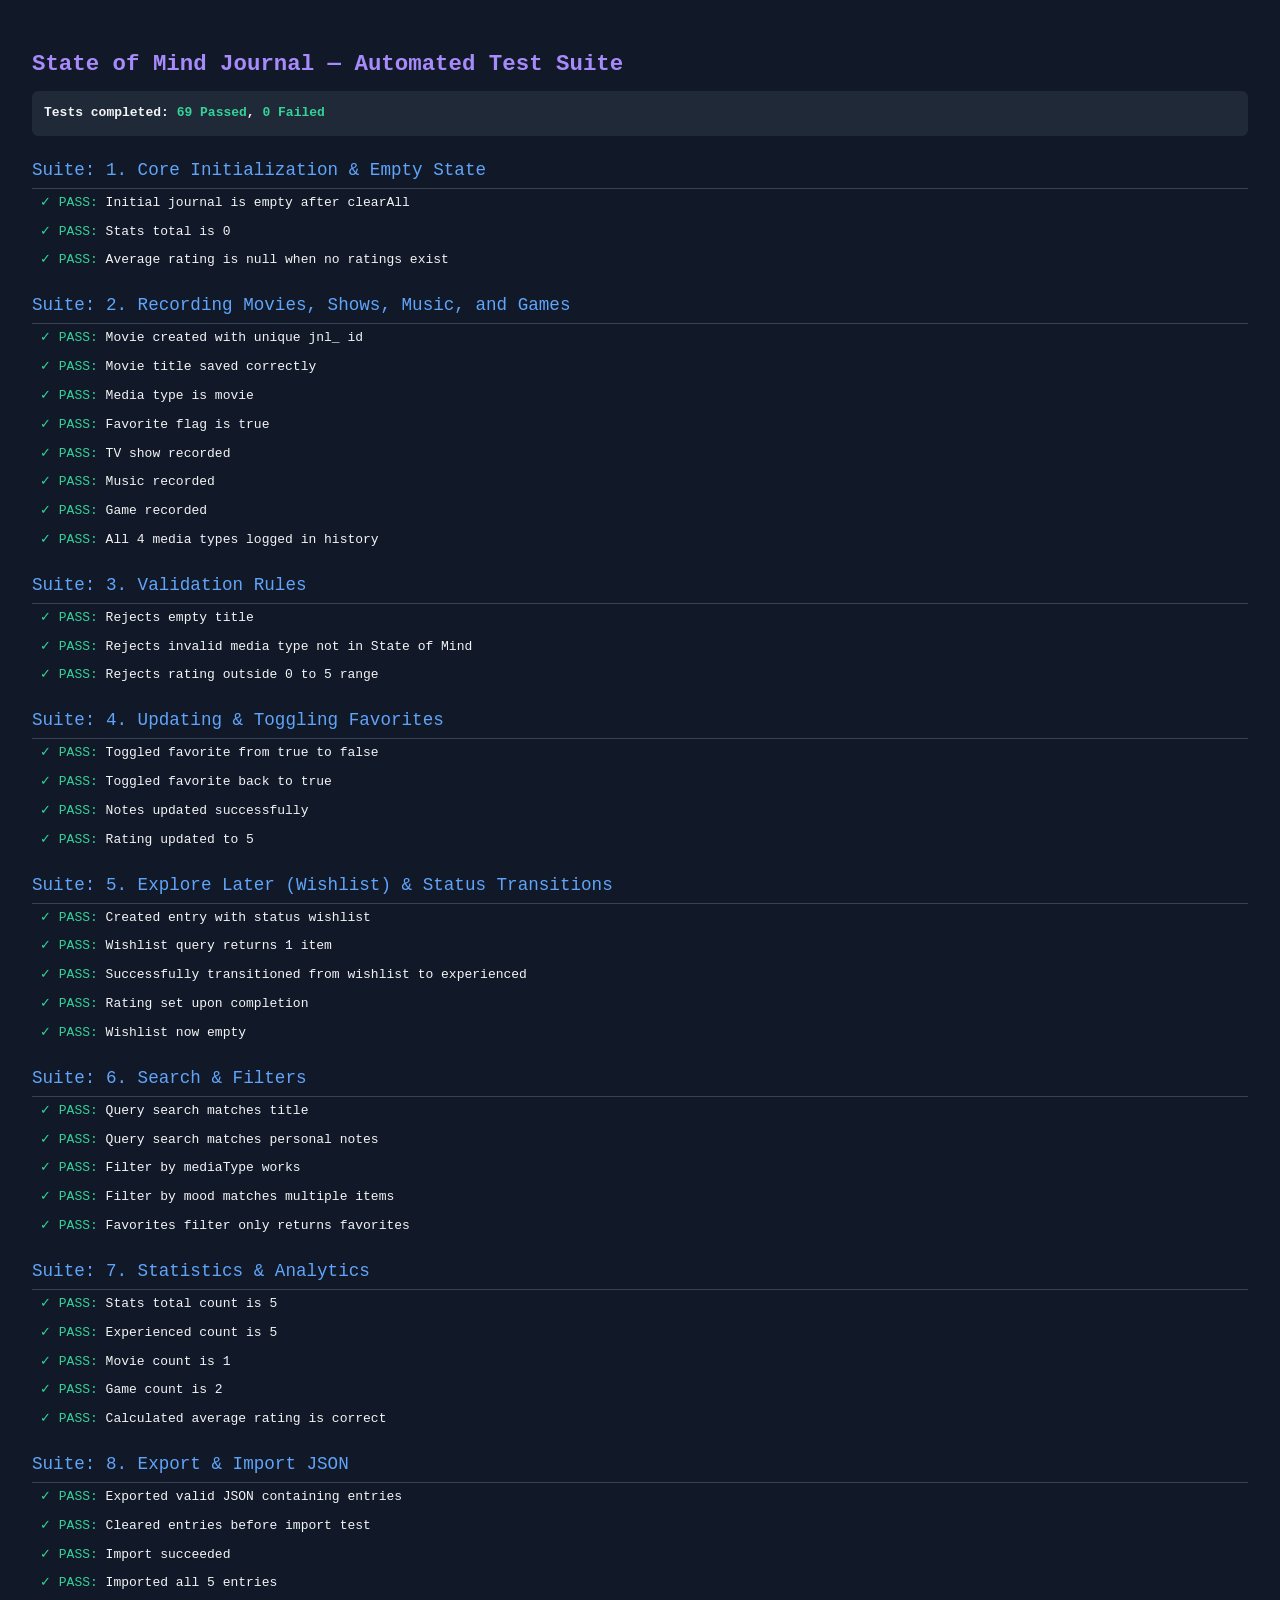
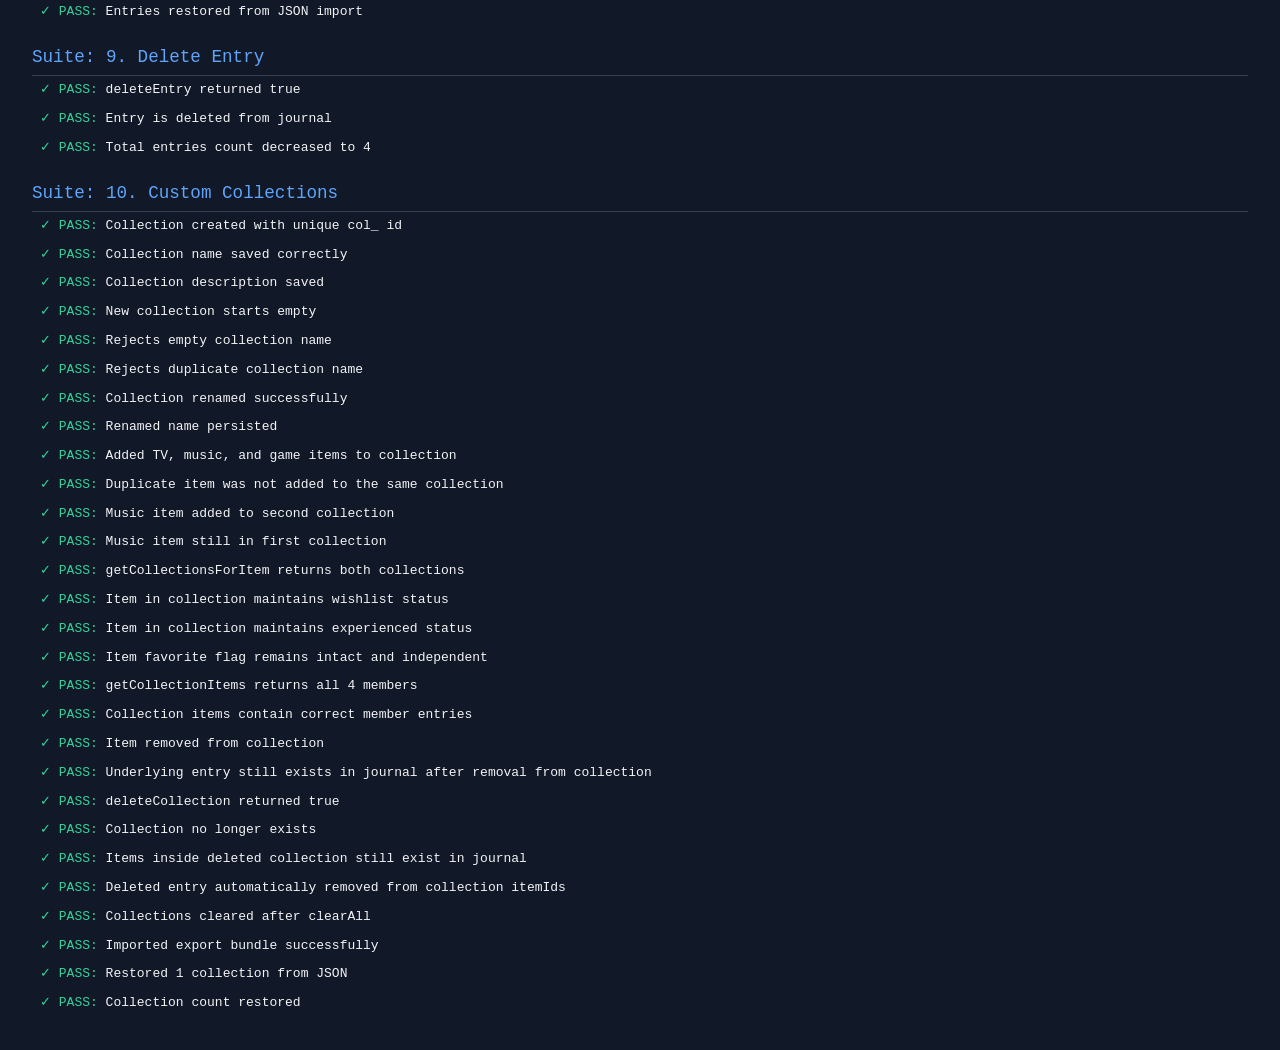
<file: journal/test_runner.html>
<!DOCTYPE html>
<html lang="en">
<head>
  <meta charset="UTF-8" />
  <title>State of Mind Journal — Automated Unit Tests</title>
  <style>
    body {
      font-family: monospace;
      background: #111827;
      color: #f3f4f6;
      padding: 24px;
      line-height: 1.6;
    }
    h1 {
      font-size: 1.4rem;
      margin-bottom: 8px;
      color: #a78bfa;
    }
    .summary {
      margin-bottom: 20px;
      padding: 12px;
      background: #1f2937;
      border-radius: 6px;
      font-weight: bold;
    }
    .test-pass {
      color: #34d399;
    }
    .test-fail {
      color: #f87171;
    }
    .suite-title {
      font-size: 1.1rem;
      margin-top: 16px;
      color: #60a5fa;
      border-bottom: 1px solid #374151;
      padding-bottom: 4px;
    }
    .test-item {
      padding: 4px 8px;
    }
  </style>
</head>
<body>
  <h1>State of Mind Journal — Automated Test Suite</h1>
  <div id="summary" class="summary">Running tests...</div>
  <div id="results"></div>

  <script src="journal.js"></script>
  <script>
    (async function () {
      const resultsDiv = document.getElementById('results');
      const summaryDiv = document.getElementById('summary');

      let passed = 0;
      let failed = 0;

      function assert(condition, message) {
        const item = document.createElement('div');
        item.className = 'test-item';
        if (condition) {
          passed++;
          item.innerHTML = `<span class="test-pass">✓ PASS:</span> ${message}`;
        } else {
          failed++;
          item.innerHTML = `<span class="test-fail">✗ FAIL:</span> ${message}`;
        }
        resultsDiv.appendChild(item);
      }

      function section(name) {
        const sec = document.createElement('div');
        sec.className = 'suite-title';
        sec.textContent = 'Suite: ' + name;
        resultsDiv.appendChild(sec);
      }

      try {
        // Configure for standalone test run without network interference
        if (typeof Journal.configure === 'function') {
          Journal.configure({ syncEnabled: false });
        }

        // Reset storage for clean test run
        if (typeof localStorage !== 'undefined') {
          localStorage.removeItem('state_of_mind_journal_entries');
          localStorage.removeItem('state_of_mind_journal_collections');
        }
        await Journal.init();
        Journal.clearAll();

        section('1. Core Initialization & Empty State');
        assert(Journal.getAllEntries().length === 0, 'Initial journal is empty after clearAll');
        const emptyStats = Journal.getStats();
        assert(emptyStats.total === 0, 'Stats total is 0');
        assert(emptyStats.averageRating === null, 'Average rating is null when no ratings exist');

        section('2. Recording Movies, Shows, Music, and Games');
        const movie = await Journal.createEntry({
          title: 'Interstellar',
          mediaType: Journal.MEDIA_TYPES.MOVIE,
          mood: 'Calm/Serene',
          rating: 5,
          notes: 'Epic visuals and soundtrack',
          status: Journal.STATUS.EXPERIENCED,
          isFavorite: true
        });
        assert(movie.id && movie.id.startsWith('jnl_'), 'Movie created with unique jnl_ id');
        assert(movie.title === 'Interstellar', 'Movie title saved correctly');
        assert(movie.mediaType === 'movie', 'Media type is movie');
        assert(movie.isFavorite === true, 'Favorite flag is true');

        const show = await Journal.createEntry({
          title: 'Breaking Bad',
          mediaType: Journal.MEDIA_TYPES.TV,
          mood: 'Anger/Rage',
          rating: 4.8,
          status: Journal.STATUS.EXPERIENCED
        });
        assert(show.mediaType === 'tv', 'TV show recorded');

        const music = await Journal.createEntry({
          title: 'Discovery',
          mediaType: Journal.MEDIA_TYPES.MUSIC,
          mood: 'Happy/Excitement',
          rating: 5,
          status: Journal.STATUS.EXPERIENCED
        });
        assert(music.mediaType === 'music', 'Music recorded');

        const game = await Journal.createEntry({
          title: 'Elden Ring',
          mediaType: Journal.MEDIA_TYPES.GAME,
          mood: 'Confusion/Anxiety',
          rating: 4.9,
          status: Journal.STATUS.EXPERIENCED
        });
        assert(game.mediaType === 'game', 'Game recorded');
        assert(Journal.getAllEntries().length === 4, 'All 4 media types logged in history');

        section('3. Validation Rules');
        let errorCaught = false;
        try {
          await Journal.createEntry({ title: '', mediaType: 'movie' });
        } catch (e) {
          errorCaught = true;
        }
        assert(errorCaught, 'Rejects empty title');

        errorCaught = false;
        try {
          await Journal.createEntry({ title: 'Invalid Media', mediaType: 'book' });
        } catch (e) {
          errorCaught = true;
        }
        assert(errorCaught, 'Rejects invalid media type not in State of Mind');

        errorCaught = false;
        try {
          await Journal.createEntry({ title: 'Invalid Rating', mediaType: 'game', rating: 12 });
        } catch (e) {
          errorCaught = true;
        }
        assert(errorCaught, 'Rejects rating outside 0 to 5 range');

        section('4. Updating & Toggling Favorites');
        const toggledMovie = await Journal.toggleFavorite(movie.id);
        assert(toggledMovie.isFavorite === false, 'Toggled favorite from true to false');
        await Journal.toggleFavorite(movie.id);
        assert(Journal.getEntry(movie.id).isFavorite === true, 'Toggled favorite back to true');

        const updatedShow = await Journal.updateEntry(show.id, { notes: 'Updated reflection note', rating: 5 });
        assert(updatedShow.notes === 'Updated reflection note', 'Notes updated successfully');
        assert(updatedShow.rating === 5, 'Rating updated to 5');

        section('5. Explore Later (Wishlist) & Status Transitions');
        const wishlistGame = await Journal.createEntry({
          title: 'Zelda: Tears of the Kingdom',
          mediaType: Journal.MEDIA_TYPES.GAME,
          status: Journal.STATUS.WISHLIST
        });
        assert(wishlistGame.status === 'wishlist', 'Created entry with status wishlist');
        assert(Journal.getWishlist().length === 1, 'Wishlist query returns 1 item');

        await Journal.markAsExperienced(wishlistGame.id, {
          rating: 4.8,
          mood: 'Happy/Excitement',
          notes: 'Completed all shrines!'
        });
        const completedGame = Journal.getEntry(wishlistGame.id);
        assert(completedGame.status === 'experienced', 'Successfully transitioned from wishlist to experienced');
        assert(completedGame.rating === 4.8, 'Rating set upon completion');
        assert(Journal.getWishlist().length === 0, 'Wishlist now empty');

        section('6. Search & Filters');
        const searchResults = Journal.filterEntries({ query: 'Interstellar' });
        assert(searchResults.length === 1 && searchResults[0].title === 'Interstellar', 'Query search matches title');

        const notesSearch = Journal.filterEntries({ query: 'shrines' });
        assert(notesSearch.length === 1 && notesSearch[0].title === 'Zelda: Tears of the Kingdom', 'Query search matches personal notes');

        const moviesOnly = Journal.filterEntries({ mediaType: 'movie' });
        assert(moviesOnly.length === 1 && moviesOnly[0].mediaType === 'movie', 'Filter by mediaType works');

        const happyMoodOnly = Journal.filterEntries({ mood: 'Happy/Excitement' });
        assert(happyMoodOnly.length === 2, 'Filter by mood matches multiple items');

        const favsOnly = Journal.getFavorites();
        assert(favsOnly.every((i) => i.isFavorite), 'Favorites filter only returns favorites');

        section('7. Statistics & Analytics');
        const stats = Journal.getStats();
        assert(stats.total === 5, 'Stats total count is 5');
        assert(stats.experiencedCount === 5, 'Experienced count is 5');
        assert(stats.byMediaType.movie === 1, 'Movie count is 1');
        assert(stats.byMediaType.game === 2, 'Game count is 2');
        assert(typeof stats.averageRating === 'number' && stats.averageRating > 4, 'Calculated average rating is correct');

        section('8. Export & Import JSON');
        const exportedJson = Journal.exportToJSON();
        assert(typeof exportedJson === 'string' && exportedJson.includes('Interstellar'), 'Exported valid JSON containing entries');

        // Clear and re-import
        Journal.clearAll();
        assert(Journal.getAllEntries().length === 0, 'Cleared entries before import test');
        const importRes = Journal.importFromJSON(exportedJson);
        assert(importRes.success === true, 'Import succeeded');
        assert(importRes.imported === 5, 'Imported all 5 entries');
        assert(Journal.getAllEntries().length === 5, 'Entries restored from JSON import');

        section('9. Delete Entry');
        const deleted = await Journal.deleteEntry(movie.id);
        assert(deleted === true, 'deleteEntry returned true');
        assert(Journal.getEntry(movie.id) === null, 'Entry is deleted from journal');
        assert(Journal.getAllEntries().length === 4, 'Total entries count decreased to 4');

        section('10. Custom Collections');
        // 10.1 Creation
        const col1 = await Journal.createCollection({
          name: 'Epic Adventures',
          description: 'Action and journey stories'
        });
        assert(col1.id && col1.id.startsWith('col_'), 'Collection created with unique col_ id');
        assert(col1.name === 'Epic Adventures', 'Collection name saved correctly');
        assert(col1.description === 'Action and journey stories', 'Collection description saved');
        assert(Array.isArray(col1.itemIds) && col1.itemIds.length === 0, 'New collection starts empty');

        // 10.2 Validation
        let colErrorCaught = false;
        try {
          await Journal.createCollection({ name: '' });
        } catch (e) {
          colErrorCaught = true;
        }
        assert(colErrorCaught, 'Rejects empty collection name');

        colErrorCaught = false;
        try {
          await Journal.createCollection({ name: 'Epic Adventures' });
        } catch (e) {
          colErrorCaught = true;
        }
        assert(colErrorCaught, 'Rejects duplicate collection name');

        // 10.3 Renaming
        const renamed = await Journal.renameCollection(col1.id, 'Legendary Adventures');
        assert(renamed.name === 'Legendary Adventures', 'Collection renamed successfully');
        assert(Journal.getCollection(col1.id).name === 'Legendary Adventures', 'Renamed name persisted');

        // 10.4 Add items across multiple media types
        await Journal.addItemToCollection(col1.id, show.id); // TV
        await Journal.addItemToCollection(col1.id, music.id); // Music
        await Journal.addItemToCollection(col1.id, game.id); // Game
        assert(Journal.getCollection(col1.id).itemIds.length === 3, 'Added TV, music, and game items to collection');

        // 10.5 Duplicate membership prevention
        await Journal.addItemToCollection(col1.id, show.id); // Try adding show again
        assert(Journal.getCollection(col1.id).itemIds.length === 3, 'Duplicate item was not added to the same collection');

        // 10.6 Item belonging to multiple collections
        const col2 = await Journal.createCollection({ name: 'Chill Vibes' });
        await Journal.addItemToCollection(col2.id, music.id);
        assert(Journal.getCollection(col2.id).itemIds.includes(music.id), 'Music item added to second collection');
        assert(Journal.getCollection(col1.id).itemIds.includes(music.id), 'Music item still in first collection');
        const musicCols = Journal.getCollectionsForItem(music.id);
        assert(musicCols.length === 2, 'getCollectionsForItem returns both collections');

        // 10.7 Independence from Favorites, My List, and History
        const wishlistMovie = await Journal.createEntry({
          title: 'Dune: Part Two',
          mediaType: Journal.MEDIA_TYPES.MOVIE,
          status: Journal.STATUS.WISHLIST
        });
        await Journal.addItemToCollection(col1.id, wishlistMovie.id);
        assert(Journal.getEntry(wishlistMovie.id).status === 'wishlist', 'Item in collection maintains wishlist status');
        assert(Journal.getEntry(show.id).status === 'experienced', 'Item in collection maintains experienced status');
        assert(Journal.getEntry(music.id).isFavorite === false, 'Item favorite flag remains intact and independent');

        // 10.8 View collection contents
        const col1Items = Journal.getCollectionItems(col1.id);
        assert(col1Items.length === 4, 'getCollectionItems returns all 4 members');
        assert(col1Items.some((i) => i.title === 'Breaking Bad') && col1Items.some((i) => i.title === 'Discovery'), 'Collection items contain correct member entries');

        // 10.9 Remove item from collection
        await Journal.removeItemFromCollection(col1.id, show.id);
        assert(!Journal.getCollection(col1.id).itemIds.includes(show.id), 'Item removed from collection');
        assert(Journal.getEntry(show.id) !== null, 'Underlying entry still exists in journal after removal from collection');

        // 10.10 Delete collection without deleting underlying items
        const colDeleted = await Journal.deleteCollection(col2.id);
        assert(colDeleted === true, 'deleteCollection returned true');
        assert(Journal.getCollection(col2.id) === null, 'Collection no longer exists');
        assert(Journal.getEntry(music.id) !== null, 'Items inside deleted collection still exist in journal');

        // 10.11 Deleting a journal entry automatically removes it from collections
        await Journal.deleteEntry(game.id);
        assert(!Journal.getCollection(col1.id).itemIds.includes(game.id), 'Deleted entry automatically removed from collection itemIds');

        // 10.12 Export & Import JSON with collections
        const exportBundle = Journal.exportToJSON();
        Journal.clearAll();
        assert(Journal.getAllCollections().length === 0, 'Collections cleared after clearAll');
        const importBundleRes = Journal.importFromJSON(exportBundle);
        assert(importBundleRes.success === true, 'Imported export bundle successfully');
        assert(importBundleRes.importedCollections === 1, 'Restored 1 collection from JSON');
        assert(Journal.getAllCollections().length === 1, 'Collection count restored');

        // Finish summary
        summaryDiv.innerHTML = `Tests completed: <span class="test-pass">${passed} Passed</span>, <span class="${failed ? 'test-fail' : 'test-pass'}">${failed} Failed</span>`;
      } catch (err) {
        failed++;
        assert(false, 'Unhandled exception in test runner: ' + err.message);
        summaryDiv.innerHTML = `Tests aborted with error: <span class="test-fail">${failed} Failed</span>`;
      }
    })();
  </script>
</body>
</html>
</file>
<file: style.css>
:root {
  /* ========================================================
     Exact Palette from Swatch:
     #D77FA0 | #BC5A75 | #A23C4C | #872328 | #6C1610 | #521103
     + Warm Cream & Red-Amber Specular Accents
  ======================================================== */
  --c-rose-muted: #D77FA0;
  --c-mauve-dusty: #BC5A75;
  --c-raspberry-deep: #A23C4C;
  --c-burgundy-rich: #872328;
  --c-oxblood-dark: #6C1610;
  --c-mahogany-deep: #521103;

  /* Red-Amber Glow Accents (Matching Screenshot 1) */
  --glow-amber-warm: rgba(255, 125, 75, 0.42);
  --glow-red-crimson: rgba(215, 55, 80, 0.25);
  --glow-edge-highlight: rgba(255, 205, 170, 0.3);
  --glow-emerald-whisper: rgba(60, 180, 140, 0.12);

  /* Deep Canvas */
  --bg-void: #100305;
  --bg-deep-wine: #1a0407;
  
  /* Cream Accents */
  --cream-pure: #FAF4EE;
  --cream-soft: #F5EAE0;
  --cream-warm: #EBD9CC;
  --cream-dim: rgba(250, 244, 238, 0.45);
  --cream-subtle: rgba(250, 244, 238, 0.2);

  /* Fonts */
  --font-display: 'Syne', sans-serif;
  --font-serif: 'Cormorant Garamond', serif;
  --font-sans: 'Inter', -apple-system, BlinkMacSystemFont, sans-serif;
  --font-mono: 'JetBrains Mono', monospace;
}

* {
  margin: 0;
  padding: 0;
  box-sizing: border-box;
  -webkit-font-smoothing: antialiased;
}

html, body {
  width: 100%;
  height: 100%;
  overflow: hidden;
  background-color: var(--bg-void);
  font-family: var(--font-sans);
  color: var(--cream-soft);
  user-select: none;
}

/* ========================================================
   1. Subtle Velvet Red Breathing Horizon Background
======================================================== */
.breathing-bg-container {
  position: fixed;
  inset: 0;
  z-index: 0;
  overflow: hidden;
  background-color: var(--bg-void);
  pointer-events: none;
}

.void-base {
  position: absolute;
  inset: 0;
  background: radial-gradient(circle at 50% 18%, var(--bg-deep-wine) 0%, var(--bg-void) 85%);
}

.radial-breathing-arc {
  position: absolute;
  left: 50%;
  transform: translateX(-50%);
  border-radius: 50%;
  filter: blur(75px);
  will-change: transform, opacity;
  pointer-events: none;
}

.arc-outer {
  bottom: -45vh;
  width: 155vw;
  height: 110vh;
  background: radial-gradient(
    ellipse at 50% 65%,
    rgba(108, 22, 16, 0.6) 0%,
    rgba(135, 35, 40, 0.45) 25%,
    rgba(82, 17, 3, 0.35) 55%,
    transparent 85%
  );
  animation: calmBreathOuter 14s ease-in-out infinite alternate;
}

.arc-mid {
  bottom: -40vh;
  width: 125vw;
  height: 85vh;
  background: radial-gradient(
    ellipse at 50% 70%,
    rgba(162, 60, 76, 0.5) 0%,
    rgba(188, 90, 117, 0.3) 35%,
    rgba(135, 35, 40, 0.18) 65%,
    transparent 85%
  );
  filter: blur(60px);
  animation: calmBreathMid 14s ease-in-out infinite alternate;
  animation-delay: -4s;
}

.arc-core {
  bottom: -32vh;
  width: 90vw;
  height: 55vh;
  background: radial-gradient(
    ellipse at 50% 80%,
    rgba(215, 127, 160, 0.35) 0%,
    rgba(235, 217, 204, 0.12) 30%,
    rgba(188, 90, 117, 0.08) 60%,
    transparent 85%
  );
  filter: blur(45px);
  animation: calmBreathCore 14s ease-in-out infinite alternate;
  animation-delay: -8s;
}

@keyframes calmBreathOuter {
  0% { transform: translateX(-50%) scale(0.97) translateY(10px); opacity: 0.75; }
  100% { transform: translateX(-50%) scale(1.04) translateY(-15px); opacity: 0.95; }
}

@keyframes calmBreathMid {
  0% { transform: translateX(-50%) scale(0.96) translateY(8px); opacity: 0.7; }
  100% { transform: translateX(-50%) scale(1.05) translateY(-20px); opacity: 0.9; }
}

@keyframes calmBreathCore {
  0% { transform: translateX(-50%) scale(0.95) translateY(5px); opacity: 0.6; }
  100% { transform: translateX(-50%) scale(1.07) translateY(-22px); opacity: 0.85; }
}

.subtle-grain {
  position: absolute;
  inset: 0;
  opacity: 0.025;
  background-image: url("data:image/svg+xml,%3Csvg viewBox='0 0 200 200' xmlns='http://www.w3.org/2000/svg'%3E%3Cfilter id='noise'%3E%3CfeTurbulence type='fractalNoise' baseFrequency='0.85' numOctaves='3' stitchTiles='stitch'/%3E%3C/filter%3E%3Crect width='100%25' height='100%25' filter='url(%23noise)'/%3E%3C/svg%3E");
}

/* ========================================================
   2. Subtle Kinetic Grid Canvas
======================================================== */
#kineticGridCanvas {
  position: fixed;
  inset: 0;
  width: 100vw;
  height: 100vh;
  z-index: 1;
  pointer-events: none;
}

.cursor-glow {
  position: fixed;
  width: 320px;
  height: 320px;
  border-radius: 50%;
  background: radial-gradient(circle, rgba(215, 127, 160, 0.08) 0%, rgba(188, 90, 117, 0.03) 40%, transparent 70%);
  transform: translate(-50%, -50%);
  pointer-events: none;
  z-index: 2;
  filter: blur(25px);
  will-change: transform;
}

/* ========================================================
   3. 3D Perspective Stage
======================================================== */
.perspective-stage {
  position: relative;
  width: 100vw;
  height: 100vh;
  perspective: 1400px;
  display: flex;
  align-items: center;
  justify-content: center;
  z-index: 3;
  overflow: hidden;
  pointer-events: none;
}

/* ========================================================
   4. Editorial Layout Frame
======================================================== */
.editorial-frame {
  position: relative;
  width: 90vw;
  max-width: 1350px;
  height: 86vh;
  pointer-events: none;
  transform-style: preserve-3d;
  transition: transform 0.22s cubic-bezier(0.12, 0.8, 0.25, 1);
}

.frame-content {
  width: 100%;
  height: 100%;
  display: flex;
  flex-direction: column;
  justify-content: space-between;
  padding: 24px 12px;
  pointer-events: auto;
}

/* Header */
.editorial-header {
  display: flex;
  align-items: center;
  justify-content: space-between;
  font-size: 0.72rem;
  color: var(--cream-dim);
  border-bottom: 1px solid rgba(215, 127, 160, 0.1);
  padding-bottom: 14px;
}

.brand-tag {
  display: flex;
  align-items: center;
  gap: 10px;
}

.status-pulse {
  width: 6px;
  height: 6px;
  background-color: var(--c-rose-muted);
  border-radius: 50%;
  opacity: 0.85;
}

.brand-title {
  font-family: var(--font-display);
  font-weight: 700;
  letter-spacing: 0.14em;
  color: var(--cream-soft);
}

.header-nav {
  display: flex;
  align-items: center;
  gap: 8px;
  font-family: var(--font-mono);
  font-size: 0.68rem;
  color: var(--cream-dim);
}

.meta-val {
  color: var(--c-rose-muted);
  font-weight: 500;
}

/* ========================================================
   5. BOLD, FAT, TRANSPARENT TYPOGRAPHY (CREAM & DUSTY ROSE)
======================================================== */
.typography-hero {
  position: absolute;
  top: 48%;
  left: 50%;
  transform: translate(-50%, -50%);
  text-align: center;
  width: 95%;
  max-width: 1150px;
  pointer-events: none;
  z-index: 10;
}

.eyebrow-text {
  font-family: var(--font-sans);
  font-size: clamp(0.78rem, 1.1vw, 0.95rem);
  font-weight: 500;
  letter-spacing: 0.16em;
  text-transform: uppercase;
  color: var(--c-rose-muted);
  margin-bottom: 4px;
  opacity: 0.85;
}

.title-group {
  display: flex;
  flex-direction: column;
  align-items: center;
  justify-content: center;
  line-height: 0.84;
  margin: 6px 0 20px;
}

.title-row {
  display: flex;
  align-items: baseline;
  justify-content: center;
  gap: 20px;
}

.word-fat {
  font-family: var(--font-display);
  font-size: clamp(5rem, 14vw, 12.5rem);
  font-weight: 900;
  text-transform: uppercase;
  letter-spacing: -0.035em;
  color: transparent;
  -webkit-text-fill-color: transparent;
  -webkit-text-stroke: 1.6px var(--cream-soft);
  text-shadow: 0 10px 35px rgba(0, 0, 0, 0.75);
  display: inline-block;
  user-select: none;
}

.sub-particle {
  font-family: var(--font-serif);
  font-style: italic;
  font-weight: 400;
  font-size: clamp(2.2rem, 5.5vw, 5rem);
  color: transparent;
  -webkit-text-fill-color: transparent;
  -webkit-text-stroke: 1.2px var(--c-rose-muted);
  transform: translateY(-10px);
}

.manifesto-text {
  max-width: 460px;
  margin: 0 auto;
  font-family: var(--font-sans);
  font-size: clamp(0.82rem, 1vw, 0.94rem);
  font-weight: 300;
  line-height: 1.6;
  color: var(--cream-dim);
  letter-spacing: 0.02em;
}

/* ========================================================
   6. RED-AMBER GLOWING FROSTED GLASS BLOCKS
   (Inspired by User's Reference Screenshot 1)
======================================================== */
.glowing-glass-block {
  position: relative;
  background: rgba(18, 4, 8, 0.65);
  backdrop-filter: blur(28px) saturate(150%);
  -webkit-backdrop-filter: blur(28px) saturate(150%);
  border-radius: 20px;
  border: 1px solid rgba(255, 170, 130, 0.16);
  box-shadow: 
    0 18px 40px rgba(0, 0, 0, 0.65),
    0 0 25px rgba(215, 65, 55, 0.08),
    inset 0 1px 1px 0 var(--glow-edge-highlight);
  overflow: hidden;
  transition: all 0.3s cubic-bezier(0.16, 1, 0.3, 1);
}

/* Signature Red-Amber Glow Leaking Through Top & Edge */
.glowing-glass-block .block-glow-accent {
  position: absolute;
  top: 0;
  left: 0;
  right: 0;
  height: 100%;
  background: 
    radial-gradient(circle at 18% -10%, var(--glow-amber-warm) 0%, var(--glow-red-crimson) 30%, transparent 65%),
    radial-gradient(circle at 85% 120%, var(--glow-emerald-whisper) 0%, transparent 40%);
  pointer-events: none;
  border-radius: inherit;
}

.glowing-glass-block:hover {
  border-color: rgba(255, 190, 150, 0.3);
  box-shadow: 
    0 22px 50px rgba(0, 0, 0, 0.75),
    0 0 35px rgba(255, 110, 75, 0.15),
    inset 0 1px 2px 0 rgba(255, 230, 200, 0.4);
}

/* 6A. Navigation Catalog Block */
.catalog-block {
  position: absolute;
  left: 12px;
  bottom: 75px;
  width: 230px;
  padding: 16px 18px;
  z-index: 12;
  pointer-events: auto;
}

.catalog-header {
  display: flex;
  align-items: center;
  gap: 8px;
  margin-bottom: 12px;
  padding-bottom: 8px;
  border-bottom: 1px solid rgba(255, 255, 255, 0.06);
}

.block-icon {
  display: inline-flex;
  align-items: center;
  justify-content: center;
  width: 22px;
  height: 22px;
  border-radius: 50%;
  background: rgba(255, 255, 255, 0.06);
  font-family: var(--font-mono);
  font-size: 0.65rem;
  color: var(--cream-soft);
  border: 1px solid rgba(255, 180, 140, 0.15);
}

.catalog-heading {
  font-family: var(--font-mono);
  font-size: 0.65rem;
  letter-spacing: 0.14em;
  text-transform: uppercase;
  color: var(--cream-dim);
}

.catalog-list {
  list-style: none;
  display: flex;
  flex-direction: column;
  gap: 8px;
}

.catalog-item {
  display: flex;
  align-items: center;
  justify-content: space-between;
  padding: 5px 8px;
  border-radius: 8px;
  font-size: 0.76rem;
  color: var(--cream-dim);
  font-weight: 400;
  letter-spacing: 0.02em;
  transition: all 0.2s ease;
  cursor: pointer;
}

.catalog-item .num {
  font-family: var(--font-mono);
  font-size: 0.65rem;
  color: var(--cream-dim);
  margin-right: 8px;
}

.catalog-item .indicator-dot {
  width: 4px;
  height: 4px;
  border-radius: 50%;
  background: transparent;
  transition: background-color 0.2s ease;
}

.catalog-item:hover,
.catalog-item.active {
  background: rgba(255, 255, 255, 0.05);
  color: var(--cream-pure);
}

.catalog-item.active .num {
  color: #ff9e7a;
  font-weight: 600;
}

.catalog-item.active .indicator-dot {
  background: #ff7d4b;
  box-shadow: 0 0 8px #ff7d4b;
}

.block-hint {
  margin-top: 10px;
  font-family: var(--font-mono);
  font-size: 0.58rem;
  letter-spacing: 0.08em;
  color: var(--cream-subtle);
  text-align: center;
}

/* ========================================================
   7. Footer & Red-Amber Glowing Controls Block
======================================================== */
.editorial-footer {
  display: flex;
  align-items: center;
  justify-content: space-between;
  font-size: 0.72rem;
  color: var(--cream-dim);
  border-top: 1px solid rgba(215, 127, 160, 0.1);
  padding-top: 14px;
  z-index: 20;
}

.footer-note {
  font-family: var(--font-mono);
  font-size: 0.68rem;
  letter-spacing: 0.06em;
  color: var(--cream-dim);
}

/* 7A. Controls Frosted Pill Block */
.controls-block {
  padding: 6px 8px;
  border-radius: 100px;
}

.interactive-controls {
  display: flex;
  align-items: center;
  gap: 6px;
  position: relative;
  z-index: 2;
}

/* Sub-Pills matching Screenshot 1 */
.pill-btn {
  background: rgba(255, 255, 255, 0.05);
  border: 1px solid rgba(255, 255, 255, 0.08);
  color: var(--cream-soft);
  font-family: var(--font-sans);
  font-size: 0.7rem;
  font-weight: 400;
  letter-spacing: 0.02em;
  padding: 7px 14px;
  border-radius: 100px;
  cursor: pointer;
  display: flex;
  align-items: center;
  gap: 6px;
  transition: all 0.22s ease;
}

.pill-btn .btn-dot {
  width: 5px;
  height: 5px;
  border-radius: 50%;
  background-color: var(--cream-dim);
  transition: background-color 0.22s ease;
}

.pill-btn .chevron {
  font-size: 0.65rem;
  opacity: 0.6;
  margin-left: 2px;
}

.pill-btn:hover {
  background: rgba(255, 140, 100, 0.12);
  border-color: rgba(255, 180, 140, 0.3);
  color: var(--cream-pure);
}

.pill-btn.active {
  background: rgba(255, 95, 60, 0.22);
  border-color: rgba(255, 125, 75, 0.6);
  color: #ffffff;
  box-shadow: 0 0 15px rgba(255, 125, 75, 0.35);
}

.pill-btn.active .btn-dot {
  background-color: #ff8555;
  box-shadow: 0 0 6px #ff8555;
}

/* Icon-only circular button (matching arrow in screenshot 1) */
.pill-btn.icon-only {
  width: 32px;
  height: 32px;
  padding: 0;
  justify-content: center;
  border-radius: 50%;
  background: rgba(255, 255, 255, 0.07);
}

.pill-btn.icon-only .arrow-up {
  font-size: 0.85rem;
  font-weight: 600;
  color: var(--cream-soft);
  transition: transform 0.2s ease;
}

.pill-btn.icon-only:hover .arrow-up {
  transform: translateY(-2px);
  color: #fff;
}

/* ========================================================
   8. Responsive Design
======================================================== */
@media (max-width: 900px) {
  .catalog-block {
    display: none;
  }
  .footer-note {
    display: none;
  }
  .editorial-footer {
    justify-content: center;
  }
  .controls-block {
    border-radius: 18px;
    padding: 8px 10px;
  }
  .interactive-controls {
    flex-wrap: wrap;
    justify-content: center;
  }
}
</file>
<file: frontend/style.css>
* {
  box-sizing: border-box;
}

:root {
  color-scheme: dark;
  --bg: #050407;
  --cream: #f3eee9;
  --muted: #aaa1a8;
  --line: rgba(244, 235, 242, 0.17);
  --accent-rose: #d9b9ce;
  --accent-card: rgba(22, 17, 25, 0.77);
}

html, body {
  margin: 0;
  width: 100%;
  min-height: 100%;
  background: var(--bg);
  color: var(--cream);
  font-family: Manrope, Arial, sans-serif;
}

html {
  scroll-behavior: smooth;
}

body {
  overflow-x: hidden;
  overflow-y: auto;
}

body.modal-open {
  overflow: hidden;
}

.stage {
  position: relative;
  isolation: isolate;
  min-height: 100svh;
  width: 100%;
  overflow: hidden;
  background: #050407;
}

.ambient {
  position: absolute;
  inset: 0;
  background: radial-gradient(ellipse at 50% 46%, #19101b 0%, #0a080d 38%, #050407 72%);
  z-index: -3;
}

.bloom {
  position: absolute;
  z-index: -2;
  height: 100%;
  width: auto;
  max-width: 100vw;
  left: 50%;
  top: 50%;
  transform: translate(-50%, -50%);
  object-fit: contain;
  opacity: 0.9;
  mix-blend-mode: screen;
  filter: saturate(0.78) contrast(1.08) brightness(0.86);
  transition: opacity 1.2s ease, filter 1.2s ease;
}

.shade {
  position: absolute;
  inset: 0;
  z-index: -1;
  pointer-events: none;
  background: linear-gradient(180deg, rgba(5, 4, 7, 0.62) 0%, transparent 23%, transparent 56%, rgba(5, 4, 7, 0.8) 100%),
              radial-gradient(ellipse at center, transparent 25%, rgba(5, 4, 7, 0.42) 100%);
}

.topbar {
  position: absolute;
  top: 0;
  left: 0;
  width: 100%;
  padding: 28px 4.2vw;
  display: flex;
  align-items: center;
  justify-content: space-between;
  z-index: 5;
}

.wordmark {
  display: flex;
  align-items: center;
  gap: 11px;
  text-decoration: none;
  color: var(--cream);
  font-size: 10px;
  letter-spacing: 0.2em;
  font-weight: 600;
  line-height: 0;
}

.wordmark-logo {
  display: block;
  width: 48px;
  height: auto;
  mix-blend-mode: screen;
  --logo-tint: hue-rotate(280deg) saturate(0.48) brightness(1.22);
  filter: var(--logo-tint);
  transition: transform 0.3s ease, filter 0.3s ease;
}

.wordmark:hover .wordmark-logo,
.wordmark:focus-visible .wordmark-logo {
  transform: translateY(-4px) scale(1.035);
  filter: var(--logo-tint) drop-shadow(0 12px 18px rgba(217, 185, 206, 0.32));
}

.edition, .eyebrow, .footnote, .bottom-note, .number, .response-line {
  font-family: "DM Mono", monospace;
  font-size: 9px;
  letter-spacing: 0.16em;
  color: #b6aab4;
}

.edition {
  display: flex;
  align-items: center;
  gap: 10px;
}

.edition-text {
  display: inline-block;
  min-width: 34ch;
}

.edition i {
  width: 5px;
  height: 5px;
  border-radius: 50%;
  background: #c6a6bd;
  box-shadow: 0 0 12px #c6a6bd;
}

.intro {
  position: absolute;
  left: 50%;
  top: 48%;
  transform: translate(-50%, -50%);
  width: min(720px, 90vw);
  text-align: center;
  z-index: 2;
  transition: opacity 0.9s ease, transform 0.9s ease;
}

.eyebrow {
  margin: 0 0 20px;
}

.tiny-star {
  color: #e0b4cf;
  font-size: 13px;
  margin-right: 7px;
}

h1, h2, p {
  margin-top: 0;
}

h1 {
  font-size: clamp(32px, 5vw, 65px);
  font-weight: 400;
  letter-spacing: -0.055em;
  line-height: 1.08;
  margin-bottom: 17px;
  text-shadow: 0 2px 28px rgba(0, 0, 0, 0.4);
}

h1 em, h2 em {
  font-family: "Playfair Display", serif;
  font-weight: 500;
  color: #d9b9ce;
  letter-spacing: -0.035em;
}

.subline {
  font-size: 13px;
  color: #c4b9c2;
  letter-spacing: 0.035em;
  margin-bottom: 34px;
}

.skip {
  border: 1px solid rgba(242, 229, 239, 0.45);
  background: rgba(18, 12, 22, 0.55);
  color: #f5edf2;
  border-radius: 999px;
  padding: 16px 36px;
  font: 600 13px Manrope, sans-serif;
  letter-spacing: 0.06em;
  cursor: pointer;
  margin-top: 10px;
  backdrop-filter: blur(12px);
  box-shadow: 0 4px 22px rgba(0, 0, 0, 0.4);
  transition: all 0.3s ease;
}

.skip span {
  display: inline-block;
  margin-left: 20px;
  color: #d9b9ce;
  font-size: 15px;
  transition: transform 0.25s ease;
}

.skip:hover {
  background: rgba(217, 185, 206, 0.2);
  border-color: #d9b9ce;
  box-shadow: 0 6px 30px rgba(217, 185, 206, 0.25);
  transform: translateY(-3px) scale(1.02);
}

.skip:hover span {
  transform: translate(3px, -3px);
}

.mood-area {
  position: absolute;
  z-index: 3;
  left: 0;
  right: 0;
  bottom: 8.5%;
  padding: 0 4.2vw;
  opacity: 0;
  transform: translateY(18px);
  pointer-events: none;
  transition: opacity 1.3s ease, transform 1.3s ease;
}

.stage.ready .intro {
  opacity: 0;
  transform: translate(-50%, -54%);
  pointer-events: none;
}

.stage.ready .mood-area {
  opacity: 1;
  transform: translateY(0);
  pointer-events: auto;
}

.stage.ready .bloom {
  filter: saturate(0.76) contrast(1.08) brightness(0.8);
}

.mood-heading {
  text-align: center;
  margin-bottom: 25px;
}

.mood-heading h2, .response h2 {
  font-size: clamp(25px, 3.4vw, 42px);
  font-weight: 400;
  letter-spacing: -0.05em;
  margin: 0 0 8px;
}

.hint {
  font-size: 11px;
  color: #c0b6c0;
  margin-bottom: 0;
}

.moods {
  display: grid;
  grid-template-columns: repeat(5, minmax(0, 1fr));
  gap: 10px;
  max-width: 1180px;
  margin: 0 auto;
}

.mood {
  position: relative;
  min-height: 138px;
  text-align: left;
  padding: 17px 15px 15px;
  background: linear-gradient(135deg, rgba(22, 17, 25, 0.77), rgba(8, 7, 11, 0.6));
  border: 1px solid rgba(244, 231, 241, 0.2);
  border-radius: 16px;
  color: var(--cream);
  cursor: pointer;
  overflow: hidden;
  backdrop-filter: blur(12px);
  transition: transform 0.3s ease, border-color 0.3s ease, background 0.3s ease, box-shadow 0.3s ease;
}

.mood:before {
  content: "";
  position: absolute;
  inset: 0;
  background: radial-gradient(ellipse at 0 0, var(--wash), transparent 72%);
  opacity: 0.7;
  pointer-events: none;
}

.mood:hover, .mood:focus-visible {
  transform: translateY(-5px);
  border-color: var(--accent);
  background: linear-gradient(135deg, rgba(35, 26, 39, 0.9), rgba(8, 7, 11, 0.78));
  box-shadow: 0 18px 34px rgba(0, 0, 0, 0.42), 0 0 26px var(--wash);
  outline: none;
}

.number {
  position: absolute;
  right: 14px;
  top: 15px;
  font-size: 8px;
  color: #968a97;
}

.mood-symbol {
  display: block;
  color: var(--accent);
  font-family: "Playfair Display", serif;
  font-size: 25px;
  line-height: 1;
  margin: 4px 0 16px;
}

.mood-name {
  display: block;
  font-size: 13px;
  font-weight: 500;
  letter-spacing: -0.02em;
  position: relative;
}

.mood-note {
  display: block;
  font-size: 9px;
  color: #aaa0aa;
  margin-top: 6px;
  position: relative;
}

.arrow {
  position: absolute;
  right: 13px;
  bottom: 14px;
  font-size: 12px;
  color: var(--accent);
  opacity: 0;
  transform: translate(-3px, 3px);
  transition: 0.25s;
}

.mood:hover .arrow, .mood:focus-visible .arrow {
  opacity: 1;
  transform: translate(0, 0);
}

.footnote {
  text-align: center;
  margin: 21px 0 0;
  font-size: 8px;
  color: #92858f;
}

.bottom-note {
  position: absolute;
  bottom: 22px;
  left: 4.2vw;
  right: 4.2vw;
  display: flex;
  justify-content: space-between;
  font-size: 8px;
  color: rgba(202, 187, 201, 0.68);
  z-index: 4;
}

/* =========================================================
   Response & Recommendations Area
   ========================================================= */

.response {
  position: absolute;
  z-index: 4;
  left: 50%;
  top: 50%;
  transform: translate(-50%, -46%);
  width: min(1180px, 94vw);
  max-height: calc(100svh - 85px);
  overflow-y: auto;
  overflow-x: hidden;
  padding: 10px 20px 40px;
  display: flex;
  flex-direction: column;
  align-items: center;
  text-align: center;
  opacity: 0;
  pointer-events: none;
  transition: opacity 0.6s ease, transform 0.6s ease;
  scrollbar-width: thin;
  scrollbar-color: rgba(217, 185, 206, 0.3) transparent;
}

.response::-webkit-scrollbar {
  width: 6px;
}

.response::-webkit-scrollbar-track {
  background: transparent;
}

.response::-webkit-scrollbar-thumb {
  background: rgba(217, 185, 206, 0.25);
  border-radius: 999px;
}

.response::-webkit-scrollbar-thumb:hover {
  background: rgba(217, 185, 206, 0.45);
}

.stage.selected .mood-area {
  opacity: 0;
  pointer-events: none;
  transform: translateY(12px);
}

.stage.selected .response {
  opacity: 1;
  pointer-events: auto;
  transform: translate(-50%, -48%);
}

.stage.selected .bloom {
  opacity: 0.38;
  filter: saturate(0.65) contrast(1.05) brightness(0.65);
}

.stage.ready .bottom-note {
  opacity: 0.65;
}

.back {
  align-self: flex-start;
  margin-top: 10px;
  margin-bottom: 14px;
  border: 1px solid rgba(244, 231, 241, 0.25);
  background: rgba(18, 12, 22, 0.75);
  color: #c7b8c7;
  font: 11px "DM Mono", monospace;
  letter-spacing: 0.1em;
  cursor: pointer;
  padding: 9px 18px;
  border-radius: 999px;
  backdrop-filter: blur(12px);
  transition: all 0.25s ease;
}

.back:hover {
  color: #f3eee9;
  border-color: #d9b9ce;
  background: rgba(217, 185, 206, 0.2);
  transform: translateX(-3px);
}

.response-header {
  width: 100%;
  max-width: 680px;
  margin-bottom: 24px;
}

.response .eyebrow {
  margin-bottom: 12px;
}

.response h2 {
  font-size: clamp(26px, 3.6vw, 42px);
  margin-bottom: 10px;
}

.response-header > p:not(.eyebrow) {
  color: #c4b9c2;
  font-size: 12px;
  margin-bottom: 14px;
}

.response-line {
  display: flex;
  align-items: center;
  gap: 10px;
  justify-content: center;
  font-size: 8px;
  margin-top: 14px;
}

.response-dot {
  width: 6px;
  height: 6px;
  background: #d9b9ce;
  border-radius: 50%;
  box-shadow: 0 0 8px #d9b9ce;
}

.line {
  width: 42px;
  height: 1px;
  background: var(--line);
}

.recommendations-container {
  width: 100%;
}

.recommendations-grid {
  display: grid;
  grid-template-columns: repeat(3, minmax(0, 1fr));
  gap: 18px;
  width: 100%;
  text-align: left;
}

.rec-category {
  background: linear-gradient(180deg, rgba(22, 16, 26, 0.8), rgba(12, 9, 15, 0.72));
  border: 1px solid rgba(244, 231, 241, 0.14);
  border-radius: 14px;
  padding: 16px;
  backdrop-filter: blur(14px);
  display: flex;
  flex-direction: column;
  gap: 10px;
  transition: border-color 0.3s ease;
}

.rec-category:hover {
  border-color: rgba(217, 185, 206, 0.3);
}

.category-header {
  display: flex;
  align-items: center;
  justify-content: space-between;
  padding-bottom: 11px;
  border-bottom: 1px solid rgba(244, 231, 241, 0.08);
}

.category-title-wrap {
  display: flex;
  align-items: center;
  gap: 8px;
}

.category-icon {
  font-size: 13px;
  color: #d9b9ce;
}

.category-title {
  font-size: 13px;
  font-weight: 600;
  letter-spacing: -0.01em;
  margin: 0;
  color: var(--cream);
}

.category-count {
  font-family: "DM Mono", monospace;
  font-size: 9px;
  letter-spacing: 0.12em;
  color: var(--muted);
  text-transform: uppercase;
}

.cards-list {
  display: flex;
  flex-direction: column;
  gap: 9px;
}

.rec-card {
  position: relative;
  padding: 12px 14px;
  background: linear-gradient(135deg, rgba(29, 21, 35, 0.75), rgba(14, 10, 18, 0.65));
  border: 1px solid rgba(244, 231, 241, 0.12);
  border-radius: 10px;
  transition: transform 0.25s ease, border-color 0.25s ease, box-shadow 0.25s ease;
  display: flex;
  flex-direction: column;
  gap: 7px;
  outline: none;
}

.rec-card:hover, .rec-card:focus-visible {
  transform: translateY(-2px);
  border-color: rgba(217, 185, 206, 0.45);
  box-shadow: 0 10px 22px rgba(0, 0, 0, 0.38), 0 0 14px rgba(217, 185, 206, 0.1);
}

.rec-card-top {
  display: flex;
  align-items: center;
  gap: 7px;
}

.rec-index {
  font-family: "DM Mono", monospace;
  font-size: 9px;
  color: #968a97;
}

.rec-badge {
  font-family: "DM Mono", monospace;
  font-size: 8px;
  letter-spacing: 0.08em;
  padding: 2px 7px;
  border-radius: 999px;
  text-transform: uppercase;
  font-weight: 500;
}

.badge-movie, .badge-tv {
  background: rgba(240, 195, 169, 0.14);
  border: 1px solid rgba(240, 195, 169, 0.32);
  color: #f0c3a9;
}

.badge-music {
  background: rgba(210, 184, 229, 0.14);
  border: 1px solid rgba(210, 184, 229, 0.32);
  color: #d2b8e5;
}

.badge-game {
  background: rgba(181, 210, 198, 0.14);
  border: 1px solid rgba(181, 210, 198, 0.32);
  color: #b5d2c6;
}

.badge-default {
  background: rgba(244, 231, 241, 0.1);
  border: 1px solid rgba(244, 231, 241, 0.25);
  color: #e2d7e0;
}

.rec-match {
  font-family: "DM Mono", monospace;
  font-size: 8px;
  color: #d9b9ce;
  margin-left: auto;
}

.rec-card-body {
  display: flex;
  flex-direction: column;
  gap: 2px;
}

.rec-title {
  font-size: 13px;
  font-weight: 500;
  line-height: 1.35;
  margin: 0;
  color: var(--cream);
  display: -webkit-box;
  -webkit-line-clamp: 2;
  -webkit-box-orient: vertical;
  overflow: hidden;
}

.rec-artist {
  font-family: "DM Mono", monospace;
  font-size: 10px;
  color: #c4b5c7;
  letter-spacing: 0.04em;
  margin: 0;
  white-space: nowrap;
  overflow: hidden;
  text-overflow: ellipsis;
}

.rec-card-bottom {
  display: flex;
  flex-direction: column;
  gap: 6px;
  margin-top: 2px;
}

.match-track {
  width: 100%;
  height: 2px;
  background: rgba(244, 235, 242, 0.1);
  border-radius: 2px;
  overflow: hidden;
}

.match-fill {
  height: 100%;
  background: linear-gradient(90deg, #d2b8e5, #e0b4cf);
  border-radius: 2px;
}

.rec-card-footer {
  display: flex;
  align-items: center;
  justify-content: space-between;
  gap: 8px;
  min-height: 22px;
}

.rec-meta {
  font-family: "DM Mono", monospace;
  font-size: 8px;
  color: #a498a4;
  letter-spacing: 0.05em;
}

/* Sleek Action Button: Listen / View */
.rec-action-btn {
  display: inline-flex;
  align-items: center;
  gap: 4px;
  font-family: "DM Mono", monospace;
  font-size: 8.5px;
  font-weight: 500;
  letter-spacing: 0.08em;
  text-transform: uppercase;
  text-decoration: none;
  padding: 3px 9px;
  border-radius: 999px;
  cursor: pointer;
  transition: all 0.22s cubic-bezier(0.16, 1, 0.3, 1);
  outline: none;
  white-space: nowrap;
  user-select: none;
}

.rec-action-btn .btn-icon {
  font-size: 9px;
  line-height: 1;
  transition: transform 0.22s ease;
}

.rec-action-btn:hover .btn-icon,
.rec-action-btn:focus-visible .btn-icon {
  transform: translate(1.5px, -1.5px);
}

/* Music - Listen button */
.rec-action-btn.action-listen {
  background: rgba(210, 184, 229, 0.12);
  border: 1px solid rgba(210, 184, 229, 0.32);
  color: #e6d3f2;
}

.rec-action-btn.action-listen:hover,
.rec-action-btn.action-listen:focus-visible {
  background: rgba(210, 184, 229, 0.26);
  border-color: rgba(210, 184, 229, 0.7);
  color: #ffffff;
  box-shadow: 0 0 12px rgba(210, 184, 229, 0.35);
  transform: translateY(-1px);
}

/* Movies & TV - View button */
.rec-action-btn.action-view {
  background: rgba(240, 195, 169, 0.12);
  border: 1px solid rgba(240, 195, 169, 0.32);
  color: #f7dfd3;
}

.rec-action-btn.action-view:hover,
.rec-action-btn.action-view:focus-visible {
  background: rgba(240, 195, 169, 0.26);
  border-color: rgba(240, 195, 169, 0.7);
  color: #ffffff;
  box-shadow: 0 0 12px rgba(240, 195, 169, 0.35);
  transform: translateY(-1px);
}

/* Games - View button tint */
.rec-category[data-category="games"] .rec-action-btn.action-view {
  background: rgba(181, 210, 198, 0.12);
  border: 1px solid rgba(181, 210, 198, 0.32);
  color: #d6ebe1;
}

.rec-category[data-category="games"] .rec-action-btn.action-view:hover,
.rec-category[data-category="games"] .rec-action-btn.action-view:focus-visible {
  background: rgba(181, 210, 198, 0.26);
  border-color: rgba(181, 210, 198, 0.7);
  color: #ffffff;
  box-shadow: 0 0 12px rgba(181, 210, 198, 0.35);
  transform: translateY(-1px);
}

/* =========================================================
   States: Loading, Error, Empty
   ========================================================= */

.recs-state {
  padding: 42px 20px;
  text-align: center;
  display: flex;
  flex-direction: column;
  align-items: center;
  gap: 12px;
}

.pulse-loader {
  display: flex;
  gap: 8px;
  margin-bottom: 4px;
}

.pulse-loader span {
  width: 8px;
  height: 8px;
  border-radius: 50%;
  background: #d9b9ce;
  animation: recPulse 1.4s ease-in-out infinite;
}

.pulse-loader span:nth-child(2) {
  animation-delay: 0.2s;
}

.pulse-loader span:nth-child(3) {
  animation-delay: 0.4s;
}

@keyframes recPulse {
  0%, 80%, 100% {
    transform: scale(0.6);
    opacity: 0.35;
  }
  40% {
    transform: scale(1.15);
    opacity: 1;
    box-shadow: 0 0 10px #d9b9ce;
  }
}

.state-title {
  font-size: 15px;
  font-weight: 500;
  color: var(--cream);
  margin: 0;
}

.state-desc {
  font-size: 11px;
  color: var(--muted);
  max-width: 440px;
  margin: 0;
  line-height: 1.5;
}

.state-desc code {
  font-family: "DM Mono", monospace;
  font-size: 10px;
  background: rgba(255, 255, 255, 0.08);
  padding: 2px 5px;
  border-radius: 4px;
  color: #f0c3a9;
}

.state-icon {
  font-size: 24px;
  color: #e4a3a9;
}

.retry-btn {
  margin-top: 8px;
  border: 1px solid rgba(228, 163, 169, 0.4);
  background: rgba(228, 163, 169, 0.12);
  color: #f5edf2;
  border-radius: 999px;
  padding: 8px 18px;
  font: 500 11px Manrope, sans-serif;
  letter-spacing: 0.04em;
  cursor: pointer;
  transition: background 0.2s, border-color 0.2s;
}

.retry-btn span {
  margin-left: 6px;
  color: #e4a3a9;
}

.retry-btn:hover {
  background: rgba(228, 163, 169, 0.22);
  border-color: #e4a3a9;
}

.category-empty {
  font-size: 11px;
  color: var(--muted);
  font-style: italic;
  padding: 20px 8px;
  text-align: center;
  margin: 0;
}

/* =========================================================
   Responsive queries
   ========================================================= */

@media (min-width: 1200px) and (min-height: 760px) {
  .mood-area {
    bottom: 9.5%;
  }
  .mood {
    min-height: 145px;
    padding: 19px;
  }
  .mood-heading {
    margin-bottom: 28px;
  }
}

@media (max-width: 900px) {
  .recommendations-grid {
    grid-template-columns: 1fr;
    gap: 16px;
  }
  .response {
    max-height: 82svh;
    padding: 20px 14px 34px;
  }
}

@media (max-width: 760px) {
  .topbar {
    padding: 19px 20px;
  }
  .edition {
    font-size: 7px;
    letter-spacing: 0.08em;
  }
  .wordmark {
    font-size: 8px;
    letter-spacing: 0.15em;
    gap: 8px;
  }
  .wordmark-logo {
    width: 57px;
  }
  .edition-text {
    min-width: 0;
  }
  .intro {
    top: 43%;
    width: 88vw;
  }
  .subline {
    font-size: 11px;
    line-height: 1.6;
  }
  .mood-area {
    bottom: 8%;
    padding: 0 18px;
  }
  .mood-heading {
    margin-bottom: 17px;
  }
  .hint {
    font-size: 10px;
  }
  .moods {
    grid-template-columns: repeat(2, minmax(0, 1fr));
    gap: 7px;
  }
  .mood {
    min-height: 88px;
    padding: 12px 13px;
  }
  .mood-symbol {
    font-size: 19px;
    margin: 0 0 8px;
  }
  .mood-name {
    font-size: 12px;
  }
  .mood-note {
    font-size: 8px;
  }
  .mood:nth-child(5) {
    grid-column: 1 / -1;
    min-height: 70px;
  }
  .mood:nth-child(5) .mood-symbol {
    float: left;
    margin: 2px 12px 0 0;
  }
  .number {
    top: 12px;
    right: 11px;
  }
  .footnote {
    font-size: 7px;
    margin-top: 13px;
  }
  .bottom-note {
    left: 18px;
    right: 18px;
    bottom: 13px;
    font-size: 6px;
    letter-spacing: 0.08em;
  }
  .bottom-note span:last-child {
    text-align: right;
  }
  .response-line {
    font-size: 7px;
    letter-spacing: 0.08em;
  }
  .bloom {
    height: 100%;
    max-width: 100vw;
  }
}

@media (prefers-reduced-motion: reduce) {
  *, *:before, *:after {
    transition: none !important;
    scroll-behavior: auto !important;
  }
}


/* ==========================================================================
   SCROLL PROMPT (Hero Stage)
   ========================================================================== */

.scroll-prompt {
  display: inline-flex;
  align-items: center;
  justify-content: center;
  gap: 9px;
  margin: 18px auto 0;
  padding: 8px 20px;
  border: 1px solid rgba(217, 185, 206, 0.22);
  border-radius: 999px;
  background: rgba(18, 12, 21, 0.65);
  backdrop-filter: blur(10px);
  color: var(--accent-rose);
  font-family: 'DM Mono', monospace;
  font-size: 9.5px;
  letter-spacing: 0.16em;
  text-transform: uppercase;
  cursor: pointer;
  opacity: 0;
  transform: translateY(14px);
  transition: opacity 0.8s ease 0.4s, transform 0.8s ease 0.4s, background 0.3s ease, border-color 0.3s ease;
  user-select: none;
}

.stage.ready .scroll-prompt {
  opacity: 0.85;
  transform: translateY(0);
}

.scroll-prompt:hover,
.scroll-prompt:focus-visible {
  opacity: 1;
  background: rgba(38, 22, 42, 0.9);
  border-color: rgba(217, 185, 206, 0.55);
  box-shadow: 0 0 16px rgba(217, 185, 206, 0.2);
}

.scroll-prompt-arrow {
  display: inline-block;
  font-size: 11px;
  animation: promptArrowNudge 2s ease-in-out infinite;
}

@keyframes promptArrowNudge {
  0%, 100% { transform: translateY(0); }
  50% { transform: translateY(3px); }
}

/* ==========================================================================
   REVEAL ON SCROLL (Rising text & element animation)
   ========================================================================== */

.reveal-on-scroll {
  opacity: 0;
  transform: translateY(48px);
  filter: blur(3px);
  transition: opacity 0.95s cubic-bezier(0.16, 1, 0.3, 1),
              transform 0.95s cubic-bezier(0.16, 1, 0.3, 1),
              filter 0.95s cubic-bezier(0.16, 1, 0.3, 1);
  will-change: transform, opacity, filter;
}

.reveal-on-scroll.is-visible {
  opacity: 1;
  transform: translateY(0);
  filter: blur(0);
}

.reveal-on-scroll.delay-1 {
  transition-delay: 0.14s;
}

.reveal-on-scroll.delay-2 {
  transition-delay: 0.26s;
}

.reveal-on-scroll.delay-3 {
  transition-delay: 0.38s;
}

/* ==========================================================================
   EDITORIAL ABOUT PAGE (Azuki-inspired dark editorial theme)
   ========================================================================== */

.about-page {
  position: relative;
  width: 100%;
  background: #08060a;
  color: var(--cream);
  border-top: 1px solid rgba(217, 185, 206, 0.2);
  overflow-x: hidden;
  box-shadow: 0 -30px 60px rgba(0, 0, 0, 0.85);
}

/* Running Marquee Ribbon */
.editorial-ticker {
  width: 100%;
  overflow: hidden;
  background: #140d18;
  border-bottom: 1px solid rgba(217, 185, 206, 0.18);
  padding: 10px 0;
  white-space: nowrap;
}

.ticker-track {
  display: inline-flex;
  gap: 24px;
  animation: tickerScroll 38s linear infinite;
  will-change: transform;
}

.ticker-track span {
  font-family: 'DM Mono', monospace;
  font-size: 11px;
  letter-spacing: 0.2em;
  color: var(--accent-rose);
  text-transform: uppercase;
}

@keyframes tickerScroll {
  from { transform: translateX(0); }
  to { transform: translateX(-50%); }
}

/* Hero Header */
.about-hero-wrap {
  max-width: 1240px;
  margin: 0 auto;
  padding: 80px 32px 50px;
  text-align: center;
}

.about-hero-meta {
  display: flex;
  justify-content: center;
  gap: 12px;
  flex-wrap: wrap;
  margin-bottom: 24px;
}

.mono-badge {
  font-family: 'DM Mono', monospace;
  font-size: 10px;
  letter-spacing: 0.18em;
  color: var(--accent-rose);
  background: rgba(217, 185, 206, 0.08);
  border: 1px solid rgba(217, 185, 206, 0.2);
  padding: 5px 12px;
  border-radius: 3px;
  text-transform: uppercase;
}

.about-giant-title {
  font-family: 'Bebas Neue', 'Syne', sans-serif;
  font-size: clamp(68px, 14vw, 170px);
  line-height: 0.9;
  letter-spacing: 0.04em;
  margin: 12px 0 24px;
  color: #fff;
  text-transform: uppercase;
  background: linear-gradient(180deg, #ffffff 30%, #d9b9ce 95%);
  -webkit-background-clip: text;
  -webkit-text-fill-color: transparent;
  text-shadow: 0 10px 40px rgba(217, 185, 206, 0.15);
}

.about-ribbon {
  display: flex;
  align-items: center;
  justify-content: center;
  gap: 16px;
  flex-wrap: wrap;
  margin: 20px 0 28px;
  padding: 10px 18px;
  border-top: 1px solid rgba(217, 185, 206, 0.15);
  border-bottom: 1px solid rgba(217, 185, 206, 0.15);
}

.ribbon-item {
  font-family: 'DM Mono', monospace;
  font-size: 11px;
  letter-spacing: 0.22em;
  color: var(--cream);
  text-transform: uppercase;
}

.about-ribbon i {
  color: var(--accent-rose);
  font-style: normal;
  font-size: 9px;
}

.about-hero-subline {
  max-width: 680px;
  margin: 0 auto;
}

.kanji-accent {
  display: block;
  font-size: 13px;
  letter-spacing: 0.35em;
  color: var(--accent-rose);
  margin-bottom: 12px;
  font-weight: 500;
}

.subline-text {
  font-size: 15px;
  line-height: 1.7;
  color: var(--muted);
  margin: 0;
}

/* Section 2: Narrative & Vertical "ABOUT US" Column */
.about-narrative-section {
  max-width: 1240px;
  margin: 0 auto;
  padding: 50px 32px 80px;
}

.about-narrative-container {
  display: grid;
  grid-template-columns: 140px 1fr;
  gap: 48px;
  border-top: 1px solid rgba(217, 185, 206, 0.18);
  padding-top: 60px;
}

.vertical-title-col {
  display: flex;
  justify-content: center;
  border-right: 1px solid rgba(217, 185, 206, 0.18);
  padding-right: 28px;
}

.vertical-text-wrap {
  position: sticky;
  top: 90px;
  height: fit-content;
}

.vertical-title {
  writing-mode: vertical-rl;
  text-orientation: mixed;
  transform: rotate(180deg);
  font-family: 'Bebas Neue', 'Syne', sans-serif;
  font-size: clamp(62px, 8vw, 112px);
  line-height: 0.85;
  letter-spacing: 0.08em;
  color: var(--accent-rose);
  opacity: 0.88;
  white-space: nowrap;
  user-select: none;
}

.narrative-content-col {
  display: flex;
  flex-direction: column;
  gap: 50px;
}

.lead-quote {
  font-family: 'Playfair Display', Georgia, serif;
  font-size: clamp(24px, 3.2vw, 38px);
  line-height: 1.35;
  color: #fff;
  font-style: italic;
  margin: 0 0 24px;
}

.story-para {
  font-size: 15px;
  line-height: 1.8;
  color: #d1c8cf;
  margin: 0 0 18px;
  max-width: 820px;
}

/* Butterfly Motion Showcase (Spans the collective size of previous slot cards) */
.butterfly-showcase-box {
  position: relative;
  background: #110b14;
  border: 1px solid rgba(217, 185, 206, 0.22);
  border-radius: 4px;
  padding: 22px 24px;
  display: flex;
  flex-direction: column;
  gap: 16px;
  margin-top: 24px;
  width: 100%;
  box-sizing: border-box;
  transition: border-color 0.4s ease, transform 0.4s ease, box-shadow 0.4s ease;
}

.butterfly-showcase-box:hover {
  border-color: rgba(217, 185, 206, 0.55);
  transform: translateY(-4px);
  box-shadow: 0 16px 40px rgba(217, 185, 206, 0.12);
}

.butterfly-badge-bar {
  display: flex;
  justify-content: space-between;
  align-items: center;
}

.butterfly-tag-left {
  font-family: 'DM Mono', monospace;
  font-size: 11px;
  letter-spacing: 0.16em;
  color: var(--cream);
  font-weight: 600;
}

.butterfly-tag-right {
  font-family: 'DM Mono', monospace;
  font-size: 9px;
  letter-spacing: 0.18em;
  color: var(--accent-rose);
  background: rgba(217, 185, 206, 0.1);
  padding: 3px 9px;
  border-radius: 2px;
}

.butterfly-canvas {
  position: relative;
  width: 100%;
  height: 340px;
  background: radial-gradient(circle at 50% 50%, #1c1122 0%, #0d0811 88%);
  border: 1px dashed rgba(217, 185, 206, 0.25);
  border-radius: 4px;
  display: flex;
  align-items: center;
  justify-content: center;
  overflow: hidden;
}

.butterfly-ambient-glow {
  position: absolute;
  width: 240px;
  height: 240px;
  background: radial-gradient(circle, rgba(217, 185, 206, 0.24) 0%, transparent 70%);
  border-radius: 50%;
  animation: butterflyGlow 5s ease-in-out infinite;
  pointer-events: none;
}

@keyframes butterflyGlow {
  0%, 100% { transform: scale(0.9); opacity: 0.55; }
  50% { transform: scale(1.2); opacity: 0.95; }
}

.butterfly-video {
  max-width: 90%;
  max-height: 290px;
  object-fit: contain;
  z-index: 2;
  filter: drop-shadow(0 0 24px rgba(217, 185, 206, 0.35));
  mix-blend-mode: screen;
  pointer-events: none;
}

.butterfly-wireframe-lines {
  position: absolute;
  inset: 0;
  display: flex;
  flex-direction: column;
  justify-content: space-evenly;
  opacity: 0.08;
  pointer-events: none;
}

.butterfly-wireframe-lines span {
  width: 100%;
  height: 1px;
  background: var(--cream);
}

.butterfly-caption {
  display: flex;
  flex-direction: column;
  gap: 6px;
}

.butterfly-title {
  font-family: 'Syne', 'Manrope', sans-serif;
  font-weight: 700;
  font-size: 16px;
  color: #fff;
  letter-spacing: 0.02em;
}

.butterfly-desc {
  font-size: 13px;
  line-height: 1.6;
  color: var(--muted);
}

/* Editorial Footer */
.about-footer-block {
  width: 100%;
  background: #050306;
  border-top: 1px solid rgba(217, 185, 206, 0.18);
  padding: 34px 32px;
}

.footer-inner {
  max-width: 1240px;
  margin: 0 auto;
  display: flex;
  justify-content: space-between;
  align-items: center;
  flex-wrap: wrap;
  gap: 20px;
}

.scroll-top-btn {
  display: inline-flex;
  align-items: center;
  gap: 10px;
  font-family: 'DM Mono', monospace;
  font-size: 11px;
  letter-spacing: 0.18em;
  color: var(--accent-rose);
  text-decoration: none;
  background: rgba(217, 185, 206, 0.08);
  border: 1px solid rgba(217, 185, 206, 0.25);
  padding: 10px 22px;
  border-radius: 999px;
  transition: all 0.3s ease;
}

.scroll-top-btn:hover {
  background: rgba(217, 185, 206, 0.2);
  border-color: rgba(217, 185, 206, 0.6);
  transform: translateY(-2px);
  color: #fff;
}

.footer-meta-right {
  display: flex;
  gap: 24px;
  font-family: 'DM Mono', monospace;
  font-size: 9.5px;
  letter-spacing: 0.18em;
  color: var(--muted);
}

/* ==========================================================================
   RESPONSIVE DESIGN (About Section)
   ========================================================================== */

@media (max-width: 768px) {
  .about-hero-wrap {
    padding: 60px 20px 40px;
  }
  .about-narrative-container {
    grid-template-columns: 1fr;
    gap: 30px;
  }
  .vertical-title-col {
    border-right: none;
    border-bottom: 1px solid rgba(217, 185, 206, 0.18);
    padding-right: 0;
    padding-bottom: 24px;
    justify-content: flex-start;
  }
  .vertical-text-wrap {
    position: static;
  }
  .vertical-title {
    writing-mode: horizontal-tb;
    transform: none;
    font-size: 48px;
    letter-spacing: 0.06em;
  }
  .butterfly-showcase-box {
    padding: 16px;
  }
  .butterfly-canvas {
    height: 250px;
  }
  .butterfly-video {
    max-height: 210px;
  }
  .footer-inner {
    flex-direction: column;
    align-items: center;
    text-align: center;
  }
  .footer-meta-right {
    flex-direction: column;
    gap: 8px;
  }
}
</file>
<file: journal/style.css>
:root {
  --bg-primary: #0f1117;
  --bg-secondary: #1a1d27;
  --bg-card: #222634;
  --bg-card-hover: #2a2f40;
  --accent-purple: #8b5cf6;
  --accent-pink: #ec4899;
  --accent-blue: #3b82f6;
  --accent-green: #10b981;
  --accent-amber: #f59e0b;
  --accent-red: #ef4444;
  --text-main: #f3f4f6;
  --text-muted: #9ca3af;
  --border-color: #374151;
  --radius-lg: 14px;
  --radius-md: 8px;
  --radius-sm: 4px;
  --shadow: 0 8px 24px rgba(0, 0, 0, 0.4);
}

* {
  box-sizing: border-box;
  margin: 0;
  padding: 0;
}

body {
  font-family: -apple-system, BlinkMacSystemFont, 'Segoe UI', Roboto, Helvetica, Arial, sans-serif;
  background-color: var(--bg-primary);
  color: var(--text-main);
  min-height: 100vh;
  padding: 24px;
  line-height: 1.5;
}

.app-container {
  max-width: 1200px;
  margin: 0 auto;
}

/* Header */
.app-header {
  display: flex;
  justify-content: space-between;
  align-items: center;
  flex-wrap: wrap;
  gap: 16px;
  padding-bottom: 24px;
  border-bottom: 1px solid var(--border-color);
  margin-bottom: 24px;
}

.brand-badge {
  display: inline-block;
  background: linear-gradient(135deg, var(--accent-purple), var(--accent-pink));
  color: white;
  font-size: 0.75rem;
  font-weight: 700;
  text-transform: uppercase;
  padding: 4px 10px;
  border-radius: 9999px;
  margin-bottom: 6px;
  letter-spacing: 0.05em;
}

.header-title h1 {
  font-size: 1.85rem;
  font-weight: 700;
  letter-spacing: -0.02em;
}

.header-title p {
  color: var(--text-muted);
  font-size: 0.95rem;
}

.header-actions {
  display: flex;
  gap: 10px;
  flex-wrap: wrap;
}

/* Buttons */
.btn {
  display: inline-flex;
  align-items: center;
  gap: 6px;
  padding: 8px 16px;
  border-radius: var(--radius-md);
  font-size: 0.875rem;
  font-weight: 600;
  cursor: pointer;
  border: 1px solid transparent;
  transition: all 0.2s ease;
}

.btn-primary {
  background: linear-gradient(135deg, var(--accent-purple), #7c3aed);
  color: #fff;
}

.btn-primary:hover {
  filter: brightness(1.1);
  transform: translateY(-1px);
}

.btn-secondary {
  background-color: var(--bg-secondary);
  color: var(--text-main);
  border-color: var(--border-color);
}

.btn-secondary:hover {
  background-color: var(--bg-card);
}

.btn-ghost {
  background: transparent;
  color: var(--text-muted);
}

.btn-ghost:hover {
  color: var(--text-main);
  background-color: rgba(255, 255, 255, 0.05);
}

.btn-danger {
  background-color: rgba(239, 68, 68, 0.15);
  color: var(--accent-red);
  border-color: rgba(239, 68, 68, 0.3);
}

.btn-danger:hover {
  background-color: rgba(239, 68, 68, 0.25);
}

/* Stats Ribbon */
.stats-grid {
  display: grid;
  grid-template-columns: repeat(auto-fit, minmax(180px, 1fr));
  gap: 14px;
  margin-bottom: 28px;
}

.stat-card {
  background: var(--bg-secondary);
  border: 1px solid var(--border-color);
  border-radius: var(--radius-lg);
  padding: 16px;
  display: flex;
  flex-direction: column;
}

.stat-label {
  font-size: 0.75rem;
  text-transform: uppercase;
  color: var(--text-muted);
  font-weight: 600;
  letter-spacing: 0.05em;
}

.stat-value {
  font-size: 1.6rem;
  font-weight: 700;
  color: #fff;
  margin-top: 4px;
}

.stat-subtext {
  font-size: 0.75rem;
  color: var(--accent-purple);
  margin-top: 2px;
}

/* Controls / Search & Filters */
.controls-card {
  background: var(--bg-secondary);
  border: 1px solid var(--border-color);
  border-radius: var(--radius-lg);
  padding: 18px;
  margin-bottom: 24px;
}

.controls-row {
  display: flex;
  gap: 12px;
  flex-wrap: wrap;
  align-items: center;
}

.search-input-wrapper {
  flex: 1;
  min-width: 240px;
}

.search-input {
  width: 100%;
  padding: 10px 14px;
  background: var(--bg-primary);
  border: 1px solid var(--border-color);
  border-radius: var(--radius-md);
  color: #fff;
  font-size: 0.9rem;
}

.search-input:focus {
  outline: none;
  border-color: var(--accent-purple);
}

.filter-select {
  padding: 10px 14px;
  background: var(--bg-primary);
  border: 1px solid var(--border-color);
  border-radius: var(--radius-md);
  color: #fff;
  font-size: 0.9rem;
  cursor: pointer;
}

/* Tabs */
.tabs-bar {
  display: flex;
  gap: 8px;
  margin-top: 14px;
  padding-top: 14px;
  border-top: 1px solid rgba(255, 255, 255, 0.06);
  flex-wrap: wrap;
}

.tab-btn {
  background: transparent;
  border: none;
  color: var(--text-muted);
  font-size: 0.85rem;
  font-weight: 600;
  padding: 6px 14px;
  border-radius: 9999px;
  cursor: pointer;
  transition: all 0.2s ease;
}

.tab-btn.active {
  background: var(--accent-purple);
  color: #fff;
}

.tab-btn:hover:not(.active) {
  background: rgba(255, 255, 255, 0.08);
  color: var(--text-main);
}

/* Scrapbook Grid */
.scrapbook-grid {
  display: grid;
  grid-template-columns: repeat(auto-fill, minmax(320px, 1fr));
  gap: 20px;
}

.empty-state {
  grid-column: 1 / -1;
  text-align: center;
  padding: 60px 20px;
  background: var(--bg-secondary);
  border: 2px dashed var(--border-color);
  border-radius: var(--radius-lg);
  color: var(--text-muted);
}

.empty-state h3 {
  color: var(--text-main);
  margin-bottom: 6px;
}

.journal-card {
  background: var(--bg-card);
  border: 1px solid rgba(255, 255, 255, 0.08);
  border-radius: var(--radius-lg);
  padding: 18px;
  display: flex;
  flex-direction: column;
  position: relative;
  transition: transform 0.2s ease, box-shadow 0.2s ease, border-color 0.2s ease;
  box-shadow: 0 4px 12px rgba(0, 0, 0, 0.2);
}

.journal-card:hover {
  transform: translateY(-2px);
  border-color: rgba(139, 92, 246, 0.4);
  box-shadow: var(--shadow);
}

.card-top {
  display: flex;
  justify-content: space-between;
  align-items: flex-start;
  margin-bottom: 12px;
}

.media-tag {
  display: inline-flex;
  align-items: center;
  gap: 4px;
  font-size: 0.72rem;
  font-weight: 700;
  text-transform: uppercase;
  padding: 3px 8px;
  border-radius: var(--radius-sm);
  background: rgba(255, 255, 255, 0.1);
  color: #fff;
}

.media-tag.movie { background: rgba(59, 130, 246, 0.2); color: #60a5fa; }
.media-tag.tv { background: rgba(168, 85, 247, 0.2); color: #c084fc; }
.media-tag.music { background: rgba(16, 185, 129, 0.2); color: #34d399; }
.media-tag.game { background: rgba(245, 158, 11, 0.2); color: #fbbf24; }

.fav-btn {
  background: transparent;
  border: none;
  font-size: 1.25rem;
  cursor: pointer;
  color: #6b7280;
  transition: transform 0.15s ease, color 0.15s ease;
}

.fav-btn.is-fav {
  color: #ef4444;
}

.fav-btn:hover {
  transform: scale(1.15);
}

.card-title {
  font-size: 1.15rem;
  font-weight: 700;
  margin-bottom: 6px;
  color: #fff;
}

.card-creator {
  font-size: 0.8rem;
  color: var(--text-muted);
  margin-bottom: 10px;
}

.card-mood-rating {
  display: flex;
  align-items: center;
  gap: 10px;
  margin-bottom: 12px;
  flex-wrap: wrap;
}

.mood-badge {
  font-size: 0.75rem;
  font-weight: 600;
  padding: 3px 8px;
  border-radius: 9999px;
  background: rgba(139, 92, 246, 0.15);
  color: #c4b5fd;
  border: 1px solid rgba(139, 92, 246, 0.3);
}

.rating-stars {
  color: #f59e0b;
  font-size: 0.9rem;
  font-weight: 700;
}

.card-notes {
  background: rgba(0, 0, 0, 0.2);
  border-left: 3px solid var(--accent-purple);
  padding: 8px 10px;
  border-radius: 0 var(--radius-sm) var(--radius-sm) 0;
  font-size: 0.85rem;
  color: #d1d5db;
  font-style: italic;
  margin-bottom: 14px;
  flex: 1;
}

.card-footer {
  display: flex;
  justify-content: space-between;
  align-items: center;
  padding-top: 10px;
  border-top: 1px solid rgba(255, 255, 255, 0.06);
  font-size: 0.75rem;
  color: var(--text-muted);
}

.card-actions {
  display: flex;
  gap: 6px;
}

.card-action-btn {
  background: transparent;
  border: none;
  color: var(--text-muted);
  font-size: 0.78rem;
  cursor: pointer;
  padding: 2px 6px;
  border-radius: var(--radius-sm);
  transition: all 0.15s ease;
}

.card-action-btn:hover {
  color: var(--text-main);
  background: rgba(255, 255, 255, 0.1);
}

.card-action-btn.delete:hover {
  color: var(--accent-red);
  background: rgba(239, 68, 68, 0.15);
}

/* Modal */
.modal-overlay {
  position: fixed;
  inset: 0;
  background: rgba(0, 0, 0, 0.75);
  backdrop-filter: blur(4px);
  display: flex;
  align-items: center;
  justify-content: center;
  padding: 16px;
  z-index: 100;
  opacity: 0;
  pointer-events: none;
  transition: opacity 0.2s ease;
}

.modal-overlay.open {
  opacity: 1;
  pointer-events: auto;
}

.modal-content {
  background: var(--bg-secondary);
  border: 1px solid var(--border-color);
  border-radius: var(--radius-lg);
  width: 100%;
  max-width: 520px;
  max-height: 90vh;
  overflow-y: auto;
  padding: 24px;
  box-shadow: var(--shadow);
}

.modal-header {
  display: flex;
  justify-content: space-between;
  align-items: center;
  margin-bottom: 18px;
}

.modal-header h2 {
  font-size: 1.35rem;
  font-weight: 700;
}

.close-btn {
  background: transparent;
  border: none;
  font-size: 1.4rem;
  color: var(--text-muted);
  cursor: pointer;
}

.close-btn:hover {
  color: #fff;
}

.form-group {
  margin-bottom: 14px;
}

.form-group label {
  display: block;
  font-size: 0.8rem;
  font-weight: 600;
  color: var(--text-muted);
  margin-bottom: 5px;
  text-transform: uppercase;
  letter-spacing: 0.04em;
}

.form-control {
  width: 100%;
  padding: 10px 12px;
  background: var(--bg-primary);
  border: 1px solid var(--border-color);
  border-radius: var(--radius-md);
  color: #fff;
  font-size: 0.9rem;
}

.form-control:focus {
  outline: none;
  border-color: var(--accent-purple);
}

textarea.form-control {
  resize: vertical;
  min-height: 80px;
}

.form-row {
  display: grid;
  grid-template-columns: 1fr 1fr;
  gap: 12px;
}

.checkbox-label {
  display: flex;
  align-items: center;
  gap: 8px;
  font-size: 0.9rem;
  cursor: pointer;
  color: var(--text-main);
  text-transform: none;
}

.modal-footer {
  display: flex;
  justify-content: flex-end;
  gap: 10px;
  margin-top: 20px;
  padding-top: 14px;
  border-top: 1px solid var(--border-color);
}

/* Collections UI Styles */
.card-collections {
  display: flex;
  flex-wrap: wrap;
  gap: 6px;
  margin-top: 6px;
  margin-bottom: 6px;
}

.collection-chip {
  display: inline-flex;
  align-items: center;
  background: rgba(139, 92, 246, 0.15);
  border: 1px solid rgba(139, 92, 246, 0.35);
  color: #c4b5fd;
  font-size: 0.72rem;
  font-weight: 600;
  padding: 2px 8px;
  border-radius: 9999px;
  letter-spacing: 0.02em;
}

.collections-header-bar {
  display: flex;
  justify-content: space-between;
  align-items: center;
  flex-wrap: wrap;
  gap: 12px;
  margin-bottom: 20px;
  padding: 16px 20px;
  background: var(--bg-secondary);
  border: 1px solid var(--border-color);
  border-radius: var(--radius-lg);
}

.collections-header-info h2 {
  font-size: 1.35rem;
  font-weight: 700;
  display: flex;
  align-items: center;
  gap: 10px;
}

.collections-header-info p {
  color: var(--text-muted);
  font-size: 0.9rem;
  margin-top: 2px;
}

.collections-header-actions {
  display: flex;
  gap: 8px;
  flex-wrap: wrap;
}

.collections-grid {
  display: grid;
  grid-template-columns: repeat(auto-fill, minmax(320px, 1fr));
  gap: 20px;
}

.collection-card {
  background: var(--bg-card);
  border: 1px solid rgba(255, 255, 255, 0.08);
  border-radius: var(--radius-lg);
  padding: 20px;
  display: flex;
  flex-direction: column;
  justify-content: space-between;
  transition: transform 0.2s ease, border-color 0.2s ease, box-shadow 0.2s ease;
  box-shadow: 0 4px 12px rgba(0, 0, 0, 0.2);
}

.collection-card:hover {
  transform: translateY(-2px);
  border-color: rgba(139, 92, 246, 0.5);
  box-shadow: var(--shadow);
}

.collection-card-top {
  display: flex;
  justify-content: space-between;
  align-items: flex-start;
  margin-bottom: 10px;
}

.collection-count-badge {
  background: rgba(255, 255, 255, 0.08);
  color: var(--text-main);
  font-size: 0.75rem;
  font-weight: 600;
  padding: 3px 10px;
  border-radius: 9999px;
  border: 1px solid var(--border-color);
}

.collection-card-title {
  font-size: 1.2rem;
  font-weight: 700;
  margin-bottom: 6px;
  color: #fff;
}

.collection-card-desc {
  color: var(--text-muted);
  font-size: 0.88rem;
  margin-bottom: 14px;
  flex-grow: 1;
}

.collection-card-footer {
  display: flex;
  justify-content: space-between;
  align-items: center;
  padding-top: 14px;
  border-top: 1px solid rgba(255, 255, 255, 0.06);
  gap: 8px;
}

.collection-card-actions {
  display: flex;
  gap: 6px;
}

.checkbox-list {
  display: flex;
  flex-direction: column;
  gap: 10px;
  max-height: 220px;
  overflow-y: auto;
  padding: 8px 12px;
  background: var(--bg-primary);
  border: 1px solid var(--border-color);
  border-radius: var(--radius-md);
  margin-top: 6px;
}

.checkbox-item {
  display: flex;
  align-items: center;
  gap: 10px;
  font-size: 0.9rem;
  cursor: pointer;
}

.checkbox-item input[type="checkbox"] {
  accent-color: var(--accent-purple);
  width: 16px;
  height: 16px;
  cursor: pointer;
}
</file>
